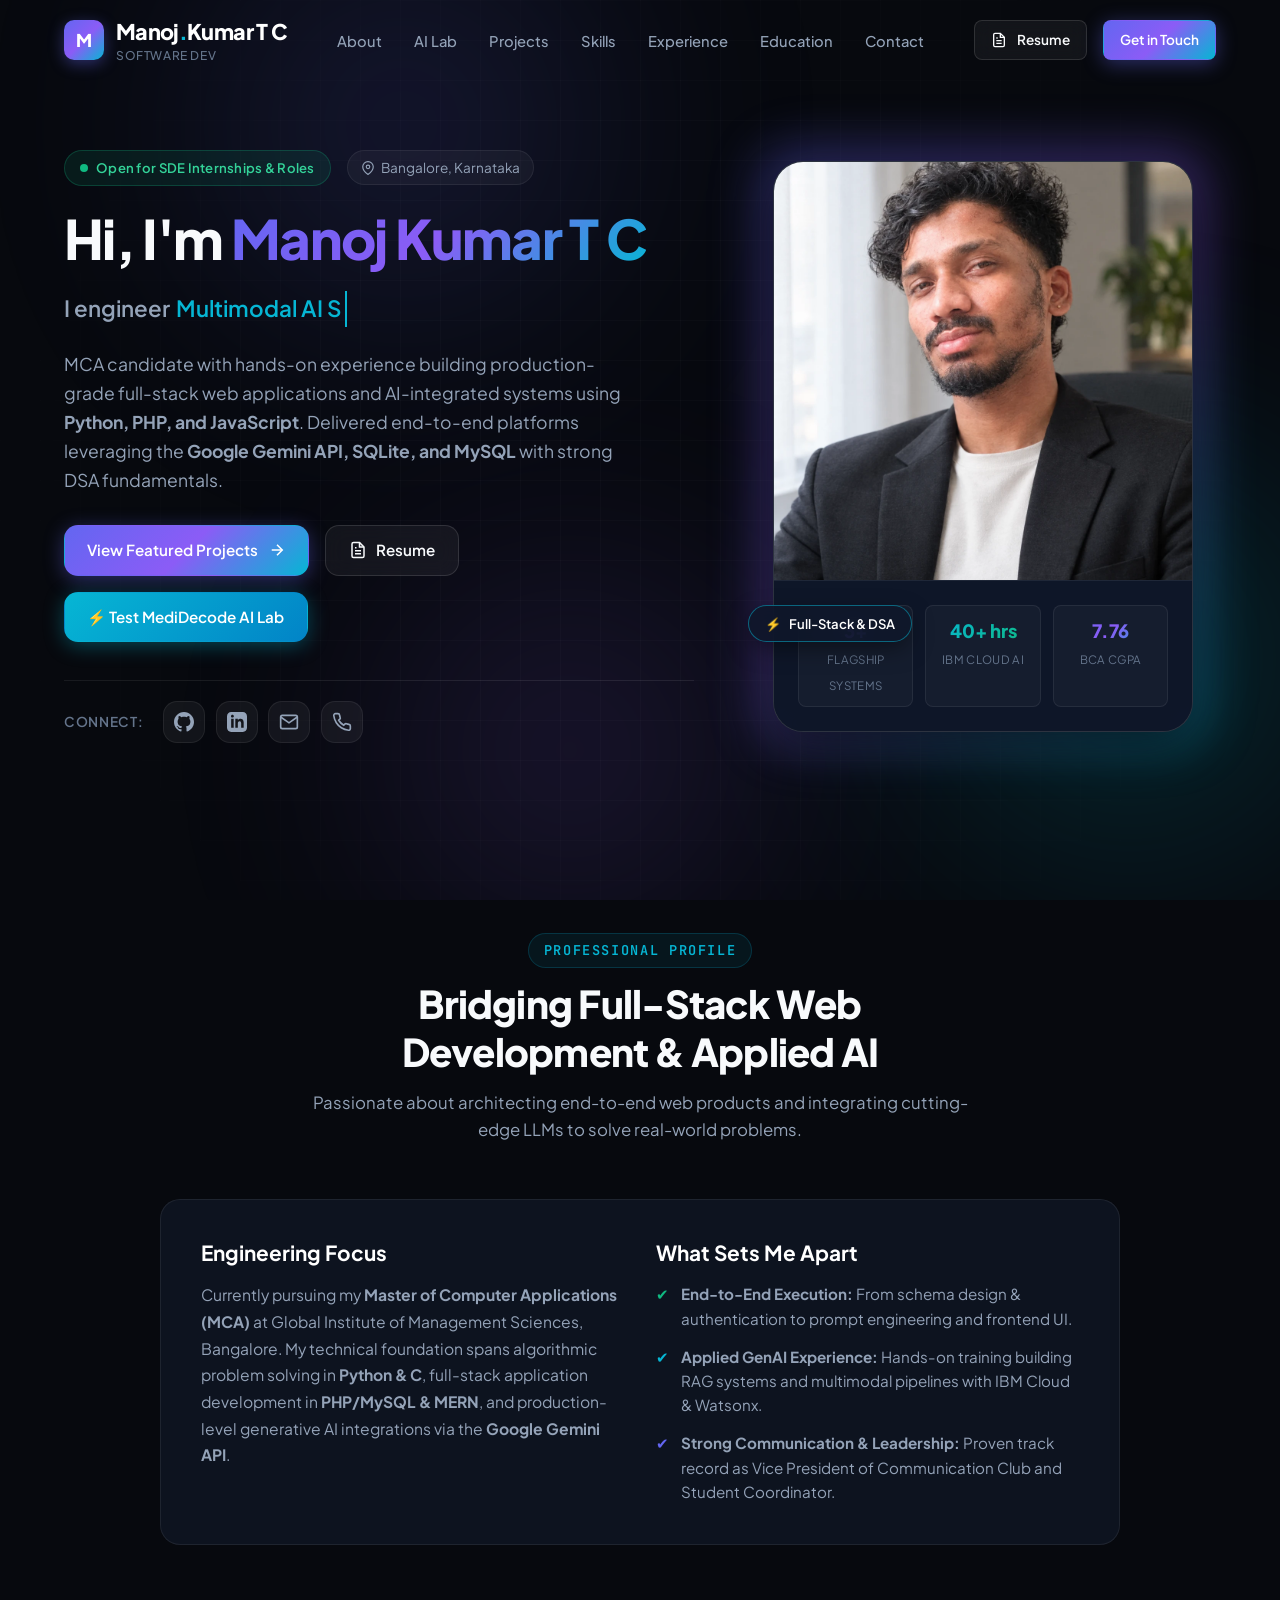
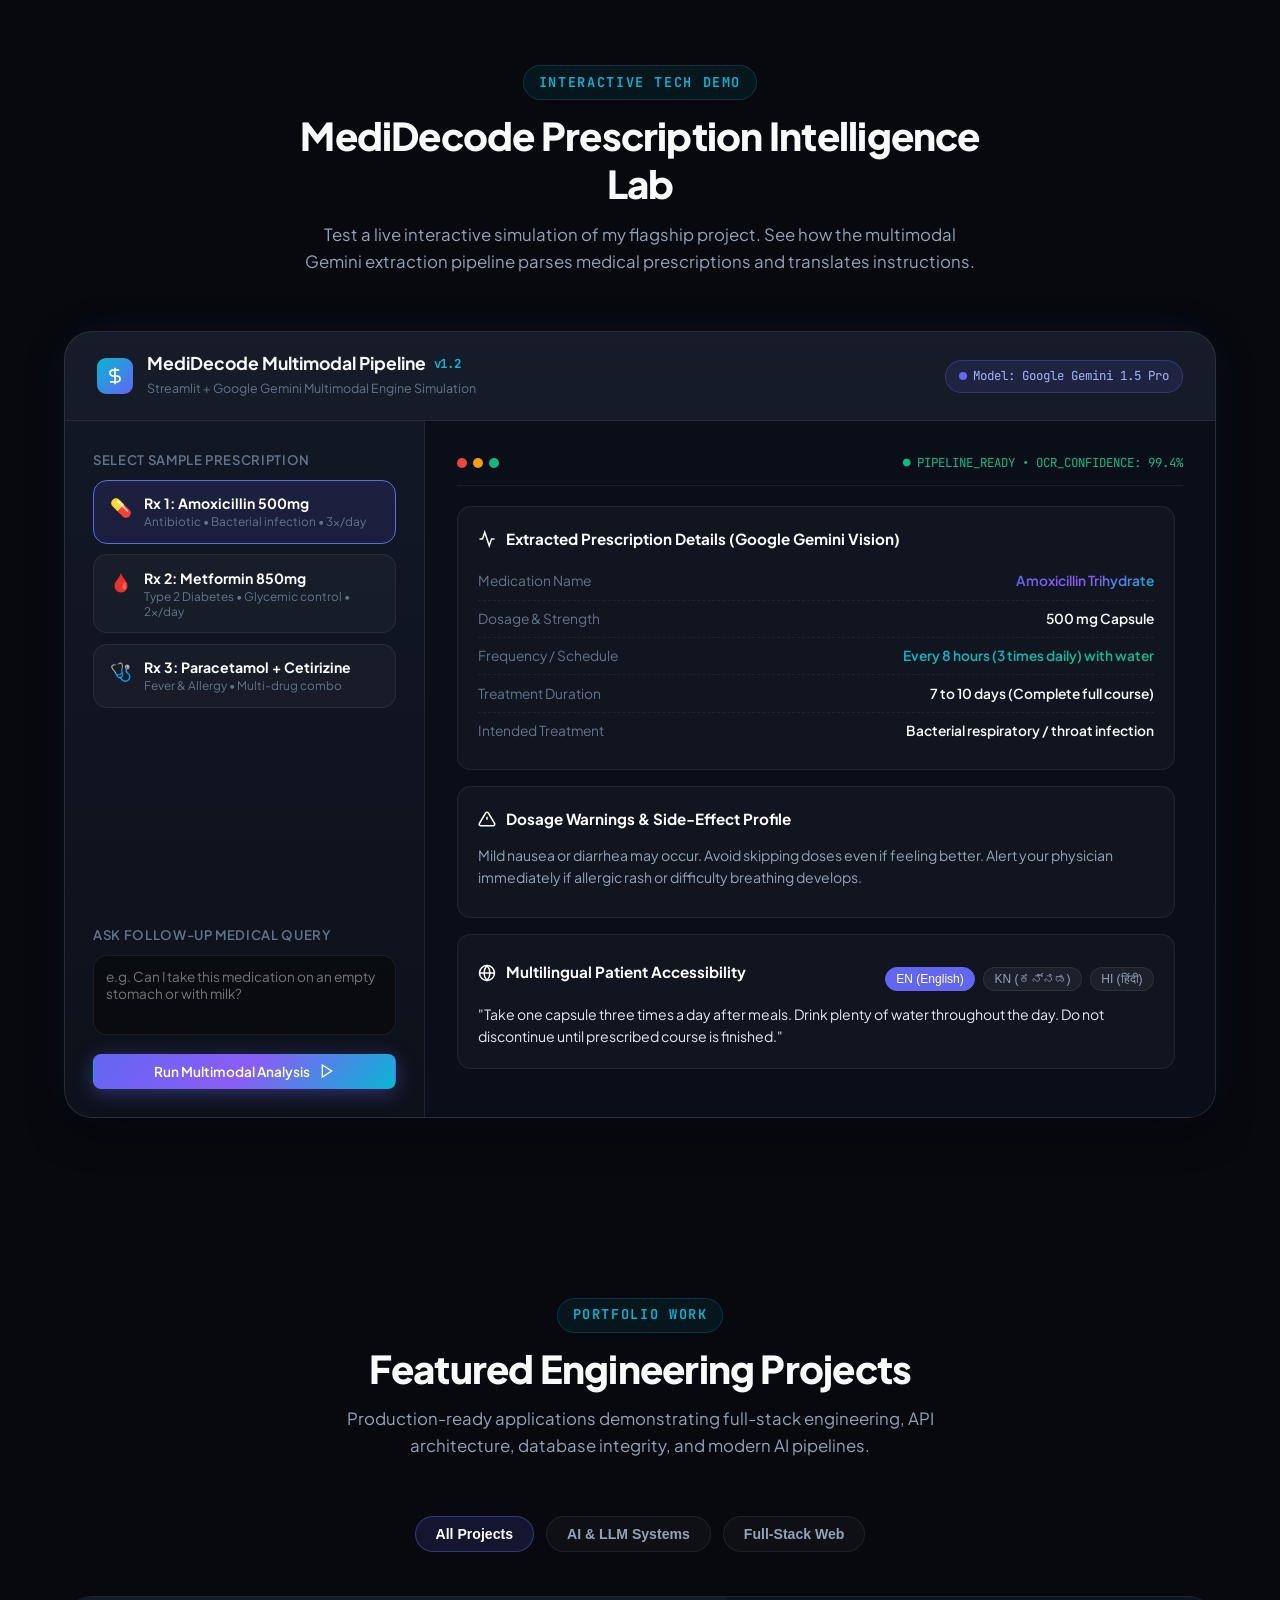
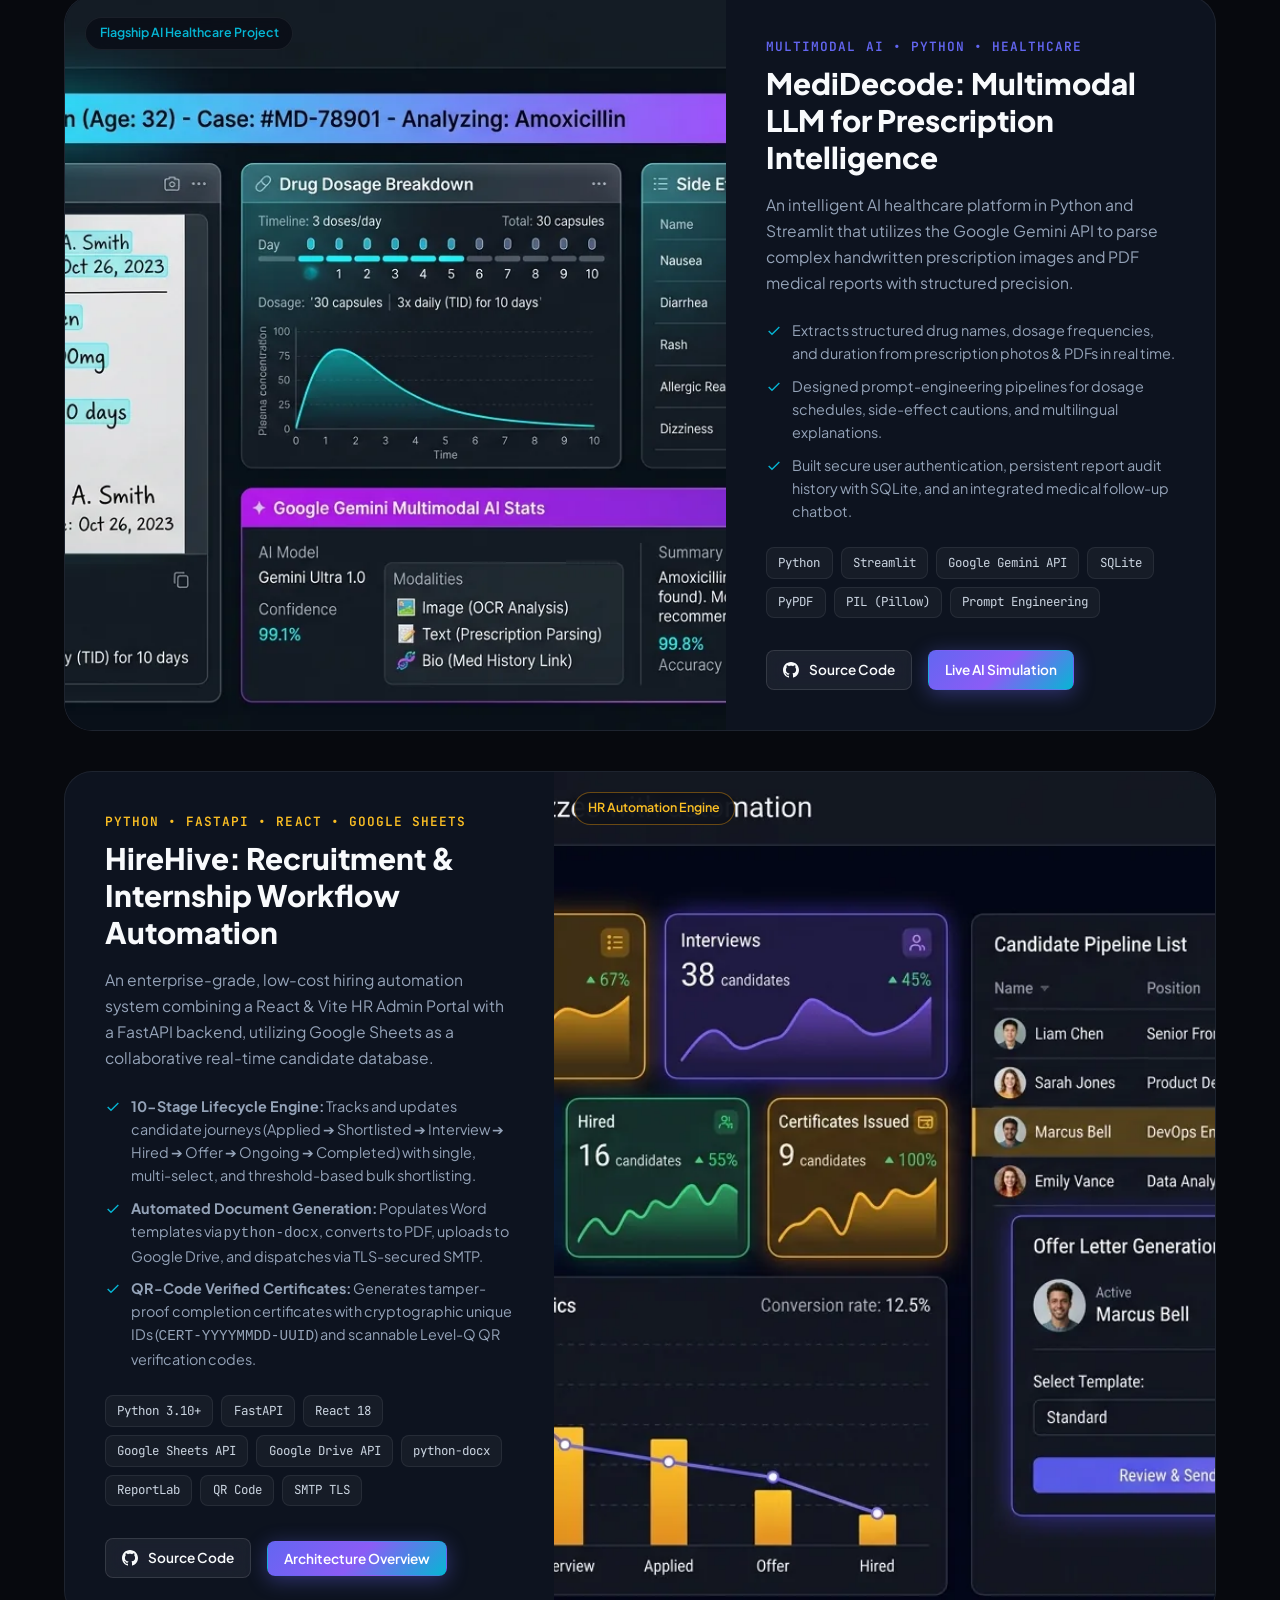
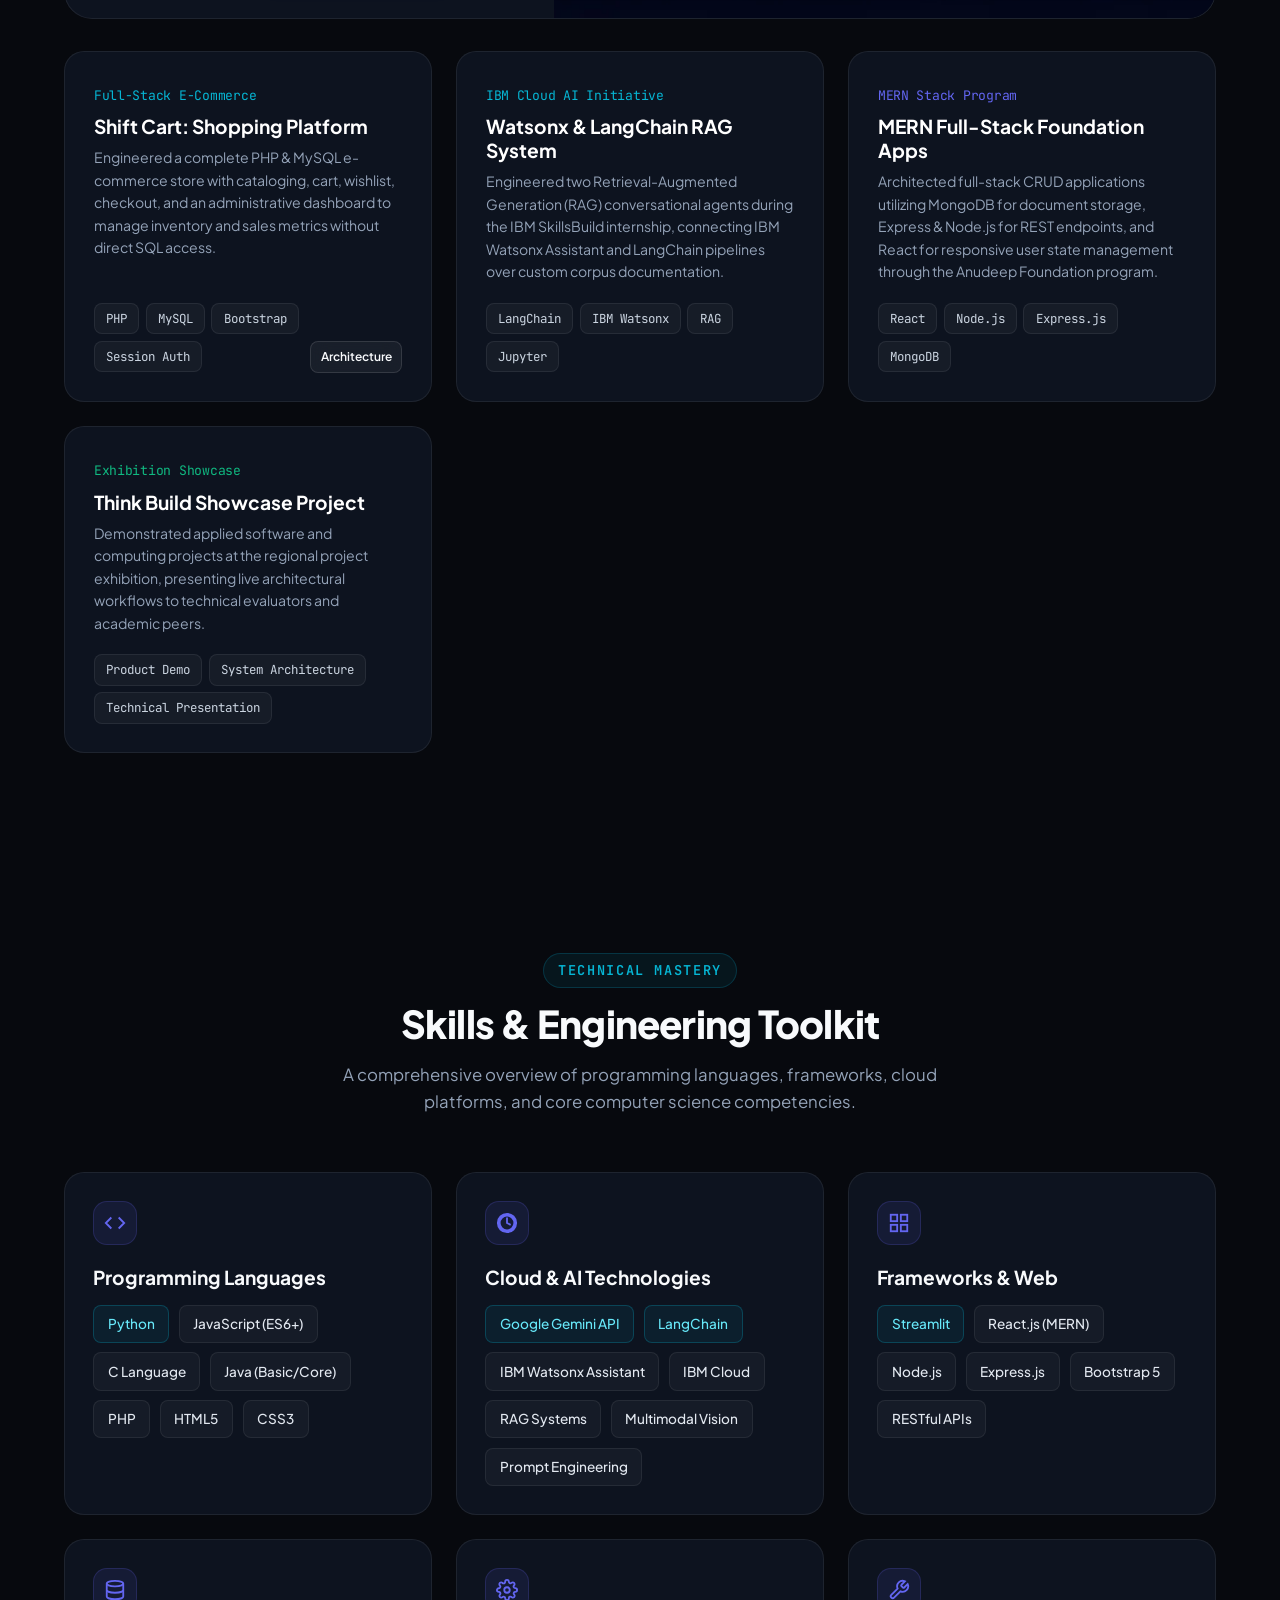
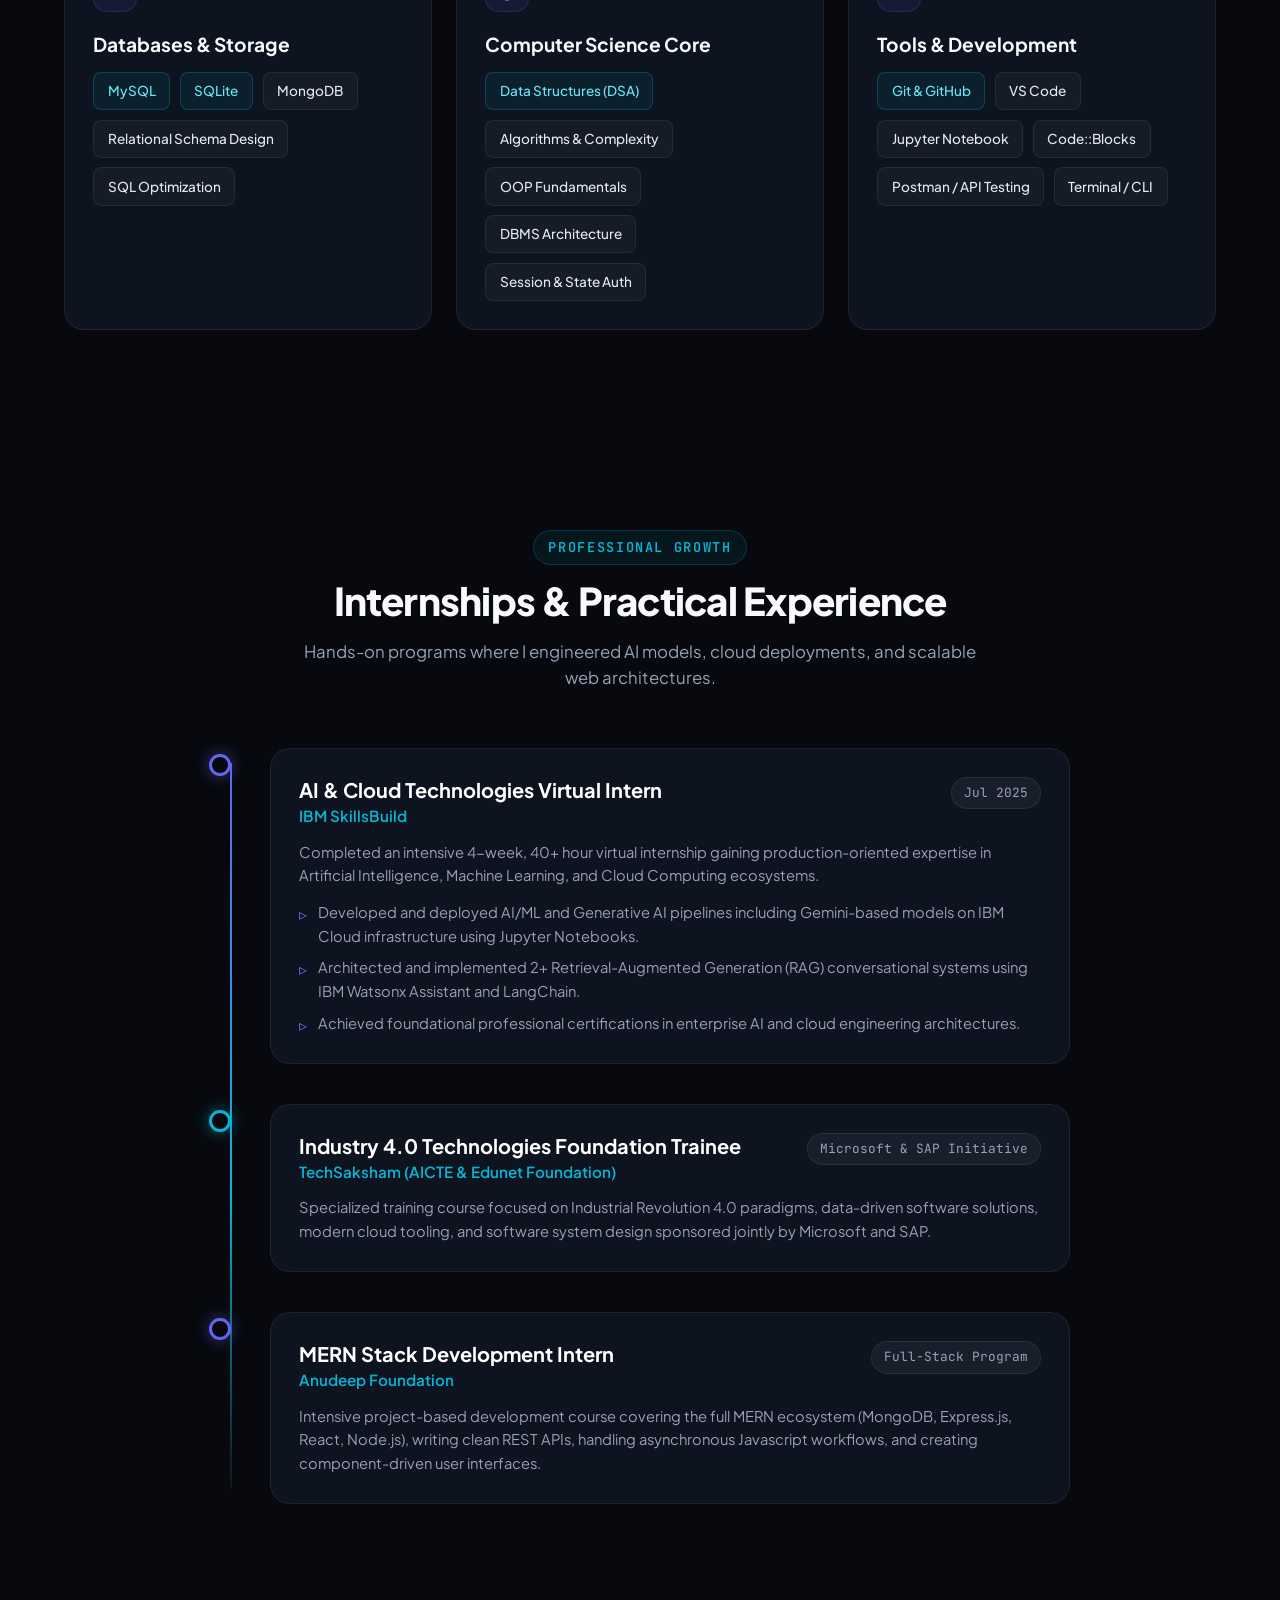
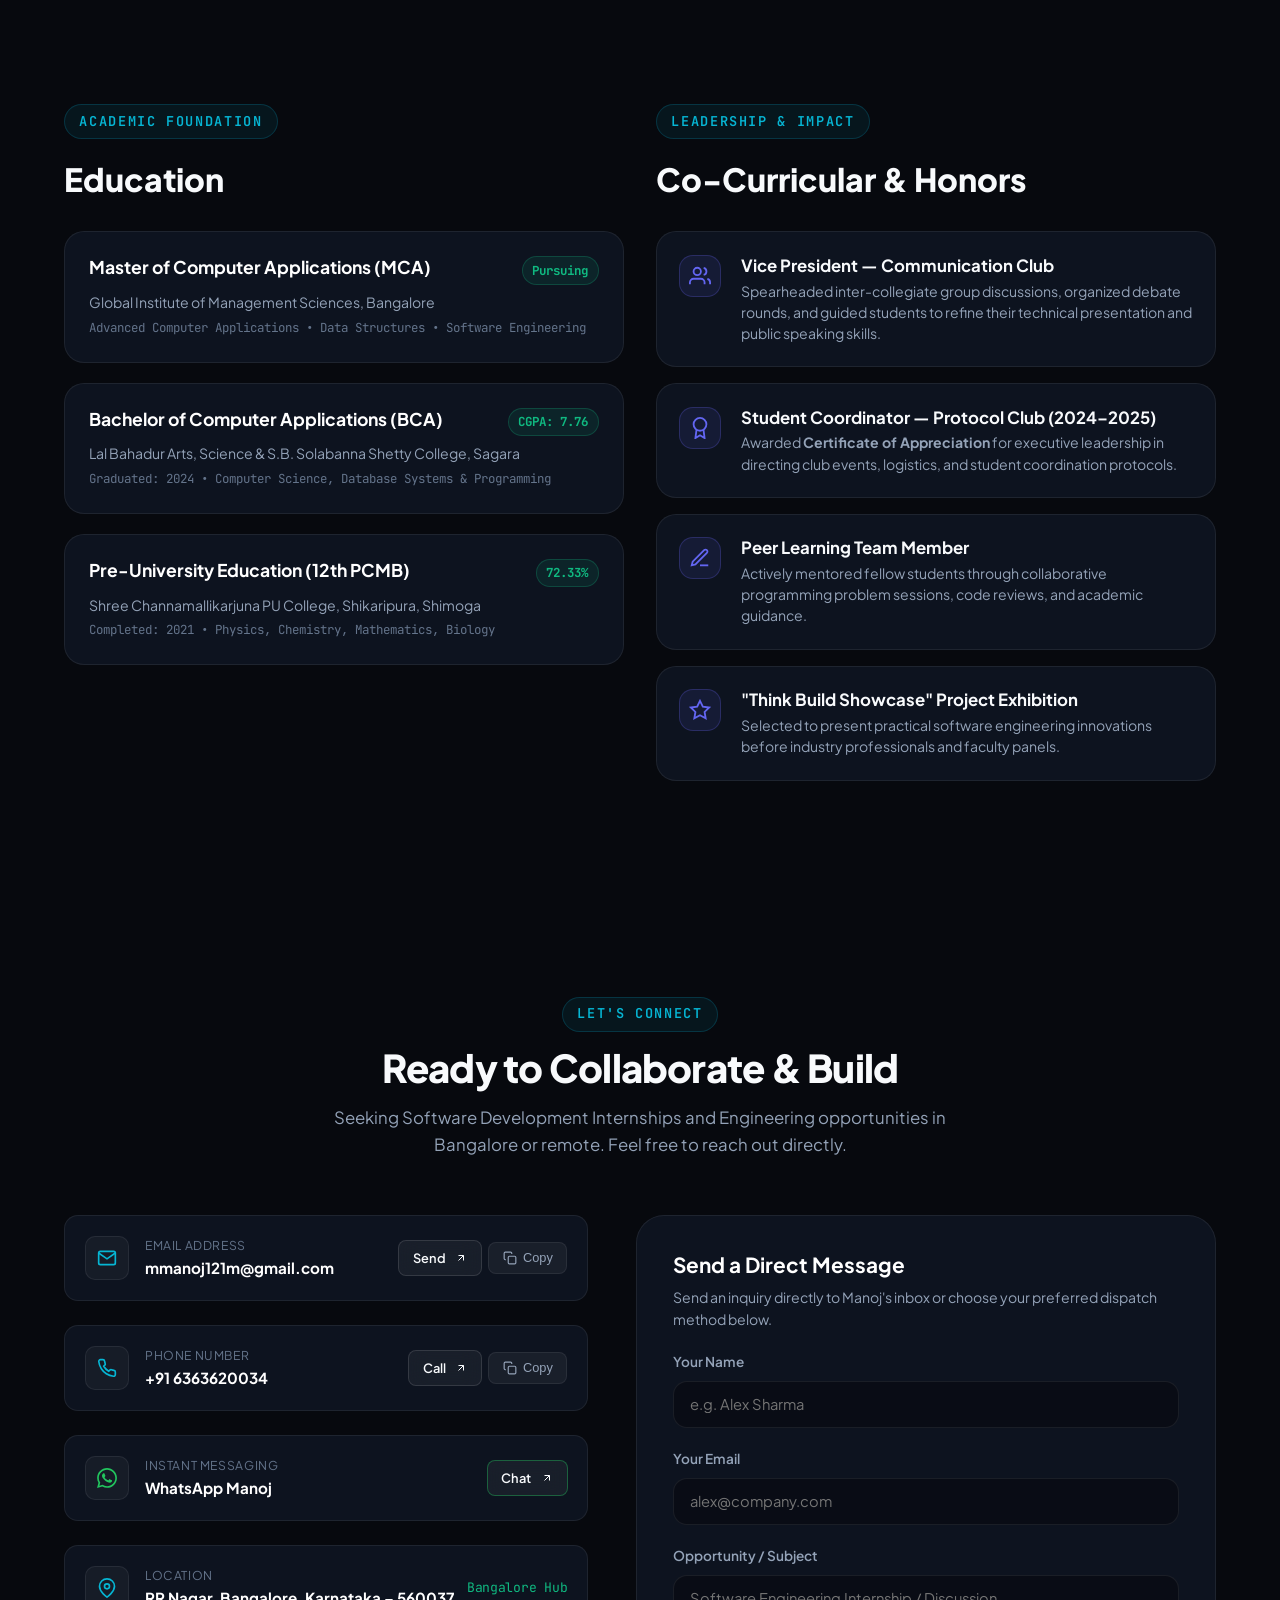
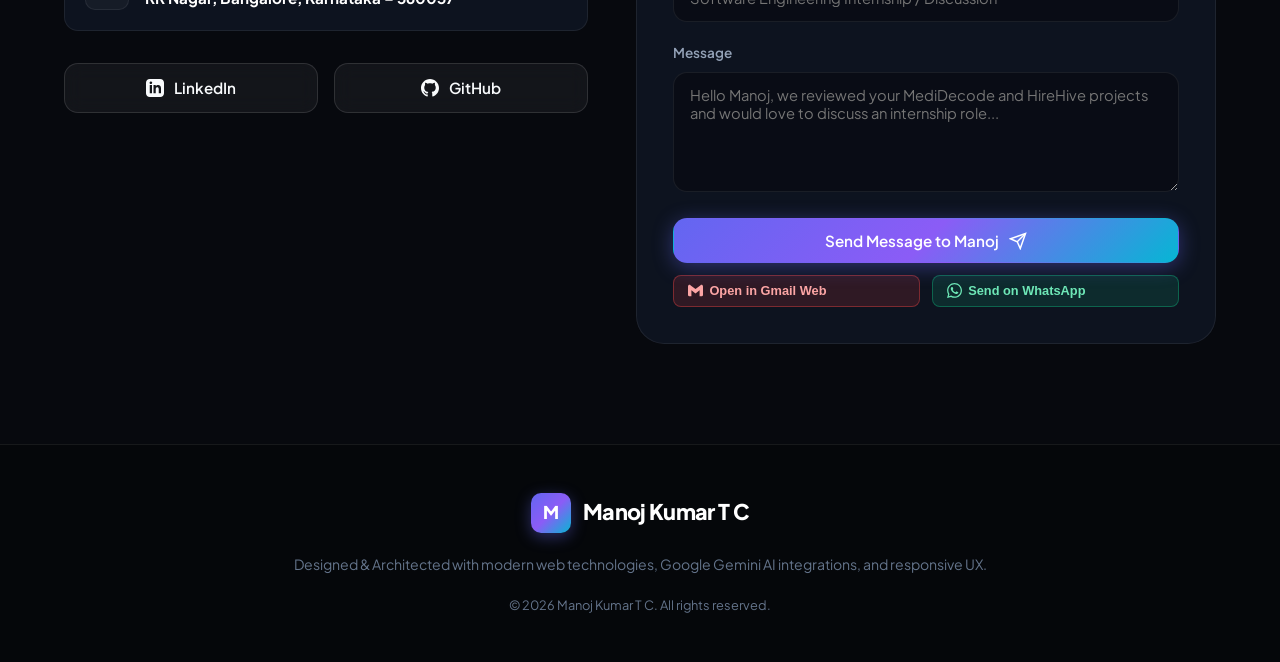
<file: index.html>
<!DOCTYPE html>
<html lang="en">

<head>
  <meta charset="UTF-8">
  <meta name="viewport" content="width=device-width, initial-scale=1.0">
  <title>Manoj Kumar T C | Software Developer & AI Systems Engineer</title>

  <!-- SEO Meta Tags -->
  <meta name="description"
    content="Portfolio of Manoj Kumar T C — Software Developer and MCA candidate specializing in Full-Stack Engineering (Python, PHP, JS, MERN) and Multimodal AI / LLM Systems (Google Gemini, LangChain, Watsonx). Based in Bangalore.">
  <meta name="keywords"
    content="Manoj Kumar T C, Software Developer, Full Stack Developer, AI Engineer, Gemini API, MediDecode, Shift Cart, Python Developer, Bangalore, MCA, IBM SkillsBuild">
  <meta name="author" content="Manoj Kumar T C">

  <!-- Open Graph / Social Sharing -->
  <meta property="og:type" content="website">
  <meta property="og:title" content="Manoj Kumar T C | Software Developer & AI Systems Engineer">
  <meta property="og:description"
    content="Explore full-stack applications and AI-integrated systems built with Python, Google Gemini API, PHP, and JavaScript.">
  <meta property="og:image" content="assets/images/medidecode.jpg">

  <!-- Fonts: Plus Jakarta Sans & JetBrains Mono -->
  <link rel="preconnect" href="https://fonts.googleapis.com">
  <link rel="preconnect" href="https://fonts.gstatic.com" crossorigin>
  <link
    href="https://fonts.googleapis.com/css2?family=JetBrains+Mono:wght@400;500;600;700&family=Plus+Jakarta+Sans:wght@300;400;500;600;700;800&display=swap"
    rel="stylesheet">

  <link rel="stylesheet" href="styles.css?v=2.2">

  <!-- Structured Data (JSON-LD) -->
  <script type="application/ld+json">
  {
    "@context": "https://schema.org",
    "@type": "Person",
    "name": "Manoj Kumar T C",
    "jobTitle": "Software Developer & AI Systems Engineer",
    "address": {
      "@type": "PostalAddress",
      "addressLocality": "Bangalore",
      "addressRegion": "Karnataka",
      "postalCode": "560037",
      "addressCountry": "IN"
    },
    "email": "mmanoj121m@gmail.com",
    "telephone": "+916363620034",
    "url": "https://github.com/Manu01321",
    "sameAs": [
      "https://www.linkedin.com/in/manoj-tc",
      "https://github.com/Manu01321"
    ]
  }
  </script>
</head>

<body>

  <!-- Ambient Glowing Layers -->
  <div class="bg-ambient-layer">
    <div class="ambient-orb ambient-orb-1"></div>
    <div class="ambient-orb ambient-orb-2"></div>
    <div class="ambient-orb ambient-orb-3"></div>
  </div>
  <div class="bg-grid-overlay"></div>

  <!-- Header / Navigation -->
  <header class="site-header" id="site-header">
    <div class="container nav-container">
      <a href="#hero" class="brand-logo" aria-label="Manoj Kumar Home">
        <div class="logo-icon-box">M</div>
        <div>
          <span>Manoj<span class="dot">.</span>Kumar T C</span>
          <span class="brand-title-sub">Software Dev</span>
        </div>
      </a>

      <nav>
        <ul class="nav-menu" id="nav-menu">
          <li><a href="#about" class="nav-link">About</a></li>
          <li><a href="#simulator" class="nav-link">AI Lab</a></li>
          <li><a href="#projects" class="nav-link">Projects</a></li>
          <li><a href="#skills" class="nav-link">Skills</a></li>
          <li><a href="#experience" class="nav-link">Experience</a></li>
          <li><a href="#education" class="nav-link">Education</a></li>
          <li><a href="#contact" class="nav-link">Contact</a></li>
          <li class="mobile-only-btn" style="display:none;">
            <a href="resume.html" target="_blank" rel="noopener noreferrer" class="btn btn-secondary btn-sm"
              id="mobile-resume-btn" style="width: 100%;">
              <svg width="16" height="16" fill="none" stroke="currentColor" stroke-width="2" viewBox="0 0 24 24">
                <path d="M14 2H6a2 2 0 0 0-2 2v16a2 2 0 0 0 2 2h12a2 2 0 0 0 2-2V8z"></path>
                <polyline points="14 2 14 8 20 8"></polyline>
                <line x1="16" y1="13" x2="8" y2="13"></line>
                <line x1="16" y1="17" x2="8" y2="17"></line>
                <polyline points="10 9 9 9 8 9"></polyline>
              </svg>
              <span>Resume</span>
            </a>
          </li>
        </ul>
      </nav>

      <div class="nav-actions">
        <a href="resume.html" target="_blank" rel="noopener noreferrer" class="btn btn-secondary btn-sm"
          id="open-resume-btn">
          <svg width="16" height="16" fill="none" stroke="currentColor" stroke-width="2" viewBox="0 0 24 24">
            <path d="M14 2H6a2 2 0 0 0-2 2v16a2 2 0 0 0 2 2h12a2 2 0 0 0 2-2V8z"></path>
            <polyline points="14 2 14 8 20 8"></polyline>
            <line x1="16" y1="13" x2="8" y2="13"></line>
            <line x1="16" y1="17" x2="8" y2="17"></line>
            <polyline points="10 9 9 9 8 9"></polyline>
          </svg>
          <span>Resume</span>
        </a>
        <a href="#contact" class="btn btn-primary btn-sm">Get in Touch</a>
      </div>

      <button class="mobile-toggle" id="mobile-toggle" aria-label="Toggle Navigation">
        <svg width="24" height="24" fill="none" stroke="currentColor" stroke-width="2" viewBox="0 0 24 24">
          <line x1="3" y1="12" x2="21" y2="12"></line>
          <line x1="3" y1="6" x2="21" y2="6"></line>
          <line x1="3" y1="18" x2="21" y2="18"></line>
        </svg>
      </button>
    </div>
  </header>

  <main>
    <!-- HERO SECTION -->
    <section class="hero-section" id="hero">
      <div class="container">
        <div class="hero-grid">

          <!-- Content Left -->
          <div class="hero-content">
            <div class="hero-meta-row">
              <div class="status-pill">
                <span class="pulse-dot"></span>
                <span>Open for SDE Internships & Roles</span>
              </div>
              <div class="location-tag">
                <svg width="14" height="14" fill="none" stroke="currentColor" stroke-width="2" viewBox="0 0 24 24">
                  <path d="M21 10c0 7-9 13-9 13s-9-6-9-13a9 9 0 0 1 18 0z"></path>
                  <circle cx="12" cy="10" r="3"></circle>
                </svg>
                <span>Bangalore, Karnataka</span>
              </div>
            </div>

            <h1 class="hero-title">
              Hi, I'm <span class="text-gradient">Manoj Kumar T C</span>
            </h1>

            <div class="hero-typing-wrapper">
              <span>I engineer</span>
              <span class="typing-text" id="typing-text">Multimodal AI Systems</span>
            </div>

            <p class="hero-bio">
              MCA candidate with hands-on experience building production-grade full-stack web applications and
              AI-integrated systems using <strong>Python, PHP, and JavaScript</strong>. Delivered end-to-end platforms
              leveraging the <strong>Google Gemini API, SQLite, and MySQL</strong> with strong DSA fundamentals.
            </p>

            <div class="hero-cta-group">
              <a href="#projects" class="btn btn-primary">
                <span>View Featured Projects</span>
                <svg width="18" height="18" fill="none" stroke="currentColor" stroke-width="2" viewBox="0 0 24 24">
                  <line x1="5" y1="12" x2="19" y2="12"></line>
                  <polyline points="12 5 19 12 12 19"></polyline>
                </svg>
              </a>
              <a href="resume.html" target="_blank" rel="noopener noreferrer" class="btn btn-secondary"
                id="hero-resume-trigger">
                <svg width="18" height="18" fill="none" stroke="currentColor" stroke-width="2" viewBox="0 0 24 24">
                  <path d="M14 2H6a2 2 0 0 0-2 2v16a2 2 0 0 0 2 2h12a2 2 0 0 0 2-2V8z"></path>
                  <polyline points="14 2 14 8 20 8"></polyline>
                  <line x1="16" y1="13" x2="8" y2="13"></line>
                  <line x1="16" y1="17" x2="8" y2="17"></line>
                  <polyline points="10 9 9 9 8 9"></polyline>
                </svg>
                <span>Resume</span>
              </a>
              <a href="#simulator" class="btn btn-cyan">
                <span>⚡ Test MediDecode AI Lab</span>
              </a>
            </div>

            <!-- Social Links Quick Strip -->
            <div class="hero-social-strip">
              <span>Connect:</span>
              <div class="social-links">
                <a href="https://github.com/Manu01321" target="_blank" rel="noopener noreferrer" class="btn-icon"
                  title="GitHub Profile">
                  <svg width="20" height="20" fill="currentColor" viewBox="0 0 24 24">
                    <path
                      d="M12 0c-6.626 0-12 5.373-12 12 0 5.302 3.438 9.8 8.207 11.387.599.111.793-.261.793-.577v-2.234c-3.338.726-4.033-1.416-4.033-1.416-.546-1.387-1.333-1.756-1.333-1.756-1.089-.745.083-.729.083-.729 1.205.084 1.839 1.237 1.839 1.237 1.07 1.834 2.807 1.304 3.492.997.107-.775.418-1.305.762-1.604-2.665-.305-5.467-1.334-5.467-5.931 0-1.311.469-2.381 1.236-3.221-.124-.303-.535-1.524.117-3.176 0 0 1.008-.322 3.301 1.23.957-.266 1.983-.399 3.003-.404 1.02.005 2.047.138 3.006.404 2.291-1.552 3.297-1.23 3.297-1.23.653 1.653.242 2.874.118 3.176.77.84 1.235 1.911 1.235 3.221 0 4.609-2.807 5.624-5.479 5.921.43.372.823 1.102.823 2.222v3.293c0 .319.192.694.801.576 4.765-1.589 8.199-6.086 8.199-11.386 0-6.627-5.373-12-12-12z" />
                  </svg>
                </a>
                <a href="https://www.linkedin.com/in/manoj-tc" target="_blank" rel="noopener noreferrer"
                  class="btn-icon" title="LinkedIn Profile">
                  <svg width="20" height="20" fill="currentColor" viewBox="0 0 24 24">
                    <path
                      d="M19 0h-14c-2.761 0-5 2.239-5 5v14c0 2.761 2.239 5 5 5h14c2.762 0 5-2.239 5-5v-14c0-2.761-2.238-5-5-5zm-11 19h-3v-11h3v11zm-1.5-12.268c-.966 0-1.75-.79-1.75-1.764s.784-1.764 1.75-1.764 1.75.79 1.75 1.764-.783 1.764-1.75 1.764zm13.5 12.268h-3v-5.604c0-3.368-4-3.113-4 0v5.604h-3v-11h3v1.765c1.396-2.586 7-2.777 7 2.476v6.759z" />
                  </svg>
                </a>
                <a href="mailto:mmanoj121m@gmail.com" class="btn-icon" title="Email Manoj">
                  <svg width="20" height="20" fill="none" stroke="currentColor" stroke-width="2" viewBox="0 0 24 24">
                    <path d="M4 4h16c1.1 0 2 .9 2 2v12c0 1.1-.9 2-2 2H4c-1.1 0-2-.9-2-2V6c0-1.1.9-2 2-2z"></path>
                    <polyline points="22,6 12,13 2,6"></polyline>
                  </svg>
                </a>
                <a href="tel:6363620034" class="btn-icon" title="Call Manoj">
                  <svg width="20" height="20" fill="none" stroke="currentColor" stroke-width="2" viewBox="0 0 24 24">
                    <path
                      d="M22 16.92v3a2 2 0 0 1-2.18 2 19.79 19.79 0 0 1-8.63-3.07 19.5 19.5 0 0 1-6-6 19.79 19.79 0 0 1-3.07-8.67A2 2 0 0 1 4.11 2h3a2 2 0 0 1 2 1.72 12.84 12.84 0 0 0 .7 2.81 2 2 0 0 1-.45 2.11L8.09 9.91a16 16 0 0 0 6 6l1.27-1.27a2 2 0 0 1 2.11-.45 12.84 12.84 0 0 0 2.81.7A2 2 0 0 1 22 16.92z">
                    </path>
                  </svg>
                </a>
              </div>
            </div>
          </div>

          <!-- Visual Right / Avatar Card -->
          <div class="hero-visual">
            <div class="avatar-card-wrapper">
              <div class="avatar-glow-ring"></div>

              <div class="float-pill float-pill-2">
                <span>⚡</span>
                <span>Full-Stack & DSA</span>
              </div>

              <div class="avatar-card">
                <div class="avatar-image-container">
                  <picture>
                    <source srcset="assets/images/manupic.webp" type="image/webp">
                    <img src="assets/images/manupic.png" alt="Manoj Kumar T C - Software Developer" class="avatar-image"
                      width="400" height="400" loading="eager" decoding="async">
                  </picture>
                </div>
                <div class="avatar-card-footer">
                  <div class="avatar-badge-grid">
                    <div class="avatar-badge-item">
                      <span class="val text-gradient">3+</span>
                      <span class="lbl">Flagship Systems</span>
                    </div>
                    <div class="avatar-badge-item">
                      <span class="val text-gradient-cyan">40+ hrs</span>
                      <span class="lbl">IBM Cloud AI</span>
                    </div>
                    <div class="avatar-badge-item">
                      <span class="val text-gradient">7.76</span>
                      <span class="lbl">BCA CGPA</span>
                    </div>
                  </div>
                </div>
              </div>
            </div>
          </div>

        </div>
      </div>
    </section>

    <!-- ABOUT SECTION -->
    <section id="about">
      <div class="container">
        <div class="section-header">
          <div class="section-eyebrow">Professional Profile</div>
          <h2 class="section-title">Bridging Full-Stack Web Development & Applied AI</h2>
          <p class="section-desc">
            Passionate about architecting end-to-end web products and integrating cutting-edge LLMs to solve real-world
            problems.
          </p>
        </div>

        <div class="glass-card" style="max-width: 960px; margin: 0 auto; padding: 2.5rem;">
          <div style="display: grid; grid-template-columns: repeat(auto-fit, minmax(280px, 1fr)); gap: 2rem;">
            <div>
              <h3 style="font-size: 1.3rem; margin-bottom: 1rem; color: #ffffff;">Engineering Focus</h3>
              <p style="color: var(--text-secondary); line-height: 1.7; font-size: 0.98rem;">
                Currently pursuing my <strong>Master of Computer Applications (MCA)</strong> at Global Institute of
                Management Sciences, Bangalore. My technical foundation spans algorithmic problem solving in
                <strong>Python & C</strong>, full-stack application development in <strong>PHP/MySQL & MERN</strong>,
                and production-level generative AI integrations via the <strong>Google Gemini API</strong>.
              </p>
            </div>
            <div>
              <h3 style="font-size: 1.3rem; margin-bottom: 1rem; color: #ffffff;">What Sets Me Apart</h3>
              <ul style="list-style: none; display: flex; flex-direction: column; gap: 0.85rem;">
                <li style="display: flex; gap: 0.75rem; font-size: 0.95rem; color: var(--text-secondary);">
                  <span style="color: var(--accent-emerald);">✔</span>
                  <span><strong>End-to-End Execution:</strong> From schema design & authentication to prompt engineering
                    and frontend UI.</span>
                </li>
                <li style="display: flex; gap: 0.75rem; font-size: 0.95rem; color: var(--text-secondary);">
                  <span style="color: var(--accent-cyan);">✔</span>
                  <span><strong>Applied GenAI Experience:</strong> Hands-on training building RAG systems and multimodal
                    pipelines with IBM Cloud & Watsonx.</span>
                </li>
                <li style="display: flex; gap: 0.75rem; font-size: 0.95rem; color: var(--text-secondary);">
                  <span style="color: var(--accent-indigo);">✔</span>
                  <span><strong>Strong Communication & Leadership:</strong> Proven track record as Vice President of
                    Communication Club and Student Coordinator.</span>
                </li>
              </ul>
            </div>
          </div>
        </div>
      </div>
    </section>

    <!-- INTERACTIVE MEDIDECODE AI SIMULATOR LAB -->
    <section id="simulator" class="simulator-section">
      <div class="container">
        <div class="section-header">
          <div class="section-eyebrow">Interactive Tech Demo</div>
          <h2 class="section-title">MediDecode Prescription Intelligence Lab</h2>
          <p class="section-desc">
            Test a live interactive simulation of my flagship project. See how the multimodal Gemini extraction pipeline
            parses medical prescriptions and translates instructions.
          </p>
        </div>

        <div class="simulator-container">
          <!-- Simulator Bar -->
          <div class="sim-header">
            <div class="sim-branding">
              <div class="sim-pulse-icon">
                <svg width="20" height="20" fill="none" stroke="currentColor" stroke-width="2" viewBox="0 0 24 24">
                  <path d="M12 2v20M17 5H9.5a3.5 3.5 0 0 0 0 7h5a3.5 3.5 0 0 1 0 7H6"></path>
                </svg>
              </div>
              <div class="sim-title-group">
                <h3>MediDecode Multimodal Pipeline <span class="mono-tag" style="color: var(--accent-cyan);">v1.2</span>
                </h3>
                <span>Streamlit + Google Gemini Multimodal Engine Simulation</span>
              </div>
            </div>

            <div class="sim-model-tag">
              <span class="pulse-dot" style="background:#6366f1;"></span>
              <span>Model: Google Gemini 1.5 Pro</span>
            </div>
          </div>

          <!-- Simulator Grid -->
          <div class="sim-grid">
            <!-- Controls Panel -->
            <div class="sim-controls-panel">
              <div>
                <span class="sim-label">Select Sample Prescription</span>
                <div class="preset-buttons">
                  <button class="preset-btn active" data-preset="rx1">
                    <span class="p-icon">💊</span>
                    <div>
                      <strong>Rx 1: Amoxicillin 500mg</strong>
                      <small>Antibiotic • Bacterial infection • 3x/day</small>
                    </div>
                  </button>

                  <button class="preset-btn" data-preset="rx2">
                    <span class="p-icon">🩸</span>
                    <div>
                      <strong>Rx 2: Metformin 850mg</strong>
                      <small>Type 2 Diabetes • Glycemic control • 2x/day</small>
                    </div>
                  </button>

                  <button class="preset-btn" data-preset="rx3">
                    <span class="p-icon">🩺</span>
                    <div>
                      <strong>Rx 3: Paracetamol + Cetirizine</strong>
                      <small>Fever & Allergy • Multi-drug combo</small>
                    </div>
                  </button>
                </div>
              </div>

              <div class="custom-query-box">
                <span class="sim-label">Ask Follow-up Medical Query</span>
                <textarea id="sim-custom-input"
                  placeholder="e.g. Can I take this medication on an empty stomach or with milk?"></textarea>
                <button class="btn btn-primary btn-sm" id="sim-run-btn" style="width: 100%; margin-top: 0.75rem;">
                  <span>Run Multimodal Analysis</span>
                  <svg width="16" height="16" fill="none" stroke="currentColor" stroke-width="2" viewBox="0 0 24 24">
                    <polygon points="5 3 19 12 5 21 5 3"></polygon>
                  </svg>
                </button>
              </div>
            </div>

            <!-- Terminal / Results Output Panel -->
            <div class="sim-output-panel">
              <div class="terminal-top-bar">
                <div class="window-dots">
                  <span class="dot-red"></span>
                  <span class="dot-yellow"></span>
                  <span class="dot-green"></span>
                </div>
                <div class="terminal-status-info" id="sim-status">
                  ● PIPELINE_READY • OCR_CONFIDENCE: 99.4%
                </div>
              </div>

              <div class="sim-results-scroll" id="sim-results-container">
                <!-- Dynamically populated analysis card -->
                <div class="analysis-card">
                  <div class="analysis-card-title">
                    <svg width="18" height="18" fill="none" stroke="currentColor" stroke-width="2" viewBox="0 0 24 24">
                      <path d="M22 12h-4l-3 9L9 3l-3 9H2"></path>
                    </svg>
                    <span>Extracted Prescription Details (Google Gemini Vision)</span>
                  </div>
                  <div class="data-row">
                    <span class="data-label">Medication Name</span>
                    <span class="data-val text-gradient" id="res-drug">Amoxicillin Trihydrate</span>
                  </div>
                  <div class="data-row">
                    <span class="data-label">Dosage & Strength</span>
                    <span class="data-val" id="res-dosage">500 mg Capsule</span>
                  </div>
                  <div class="data-row">
                    <span class="data-label">Frequency / Schedule</span>
                    <span class="data-val text-gradient-cyan" id="res-freq">Every 8 hours (3 times daily) with
                      water</span>
                  </div>
                  <div class="data-row">
                    <span class="data-label">Treatment Duration</span>
                    <span class="data-val" id="res-duration">7 to 10 days (Complete full course)</span>
                  </div>
                  <div class="data-row">
                    <span class="data-label">Intended Treatment</span>
                    <span class="data-val" id="res-treatment">Bacterial respiratory / throat infection</span>
                  </div>
                </div>

                <div class="analysis-card">
                  <div class="analysis-card-title">
                    <svg width="18" height="18" fill="none" stroke="currentColor" stroke-width="2" viewBox="0 0 24 24">
                      <path
                        d="M10.29 3.86L1.82 18a2 2 0 0 0 1.71 3h16.94a2 2 0 0 0 1.71-3L13.71 3.86a2 2 0 0 0-3.42 0z">
                      </path>
                      <line x1="12" y1="9" x2="12" y2="13"></line>
                      <line x1="12" y1="17" x2="12.01" y2="17"></line>
                    </svg>
                    <span>Dosage Warnings & Side-Effect Profile</span>
                  </div>
                  <p id="res-warning"
                    style="font-size: 0.88rem; line-height: 1.6; color: var(--text-secondary); margin-bottom: 0.5rem;">
                    Mild nausea or diarrhea may occur. Avoid skipping doses even if feeling better. Alert your physician
                    immediately if allergic rash or difficulty breathing develops.
                  </p>
                </div>

                <div class="analysis-card">
                  <div class="analysis-card-title" style="justify-content: space-between;">
                    <div style="display: flex; align-items: center; gap: 0.6rem;">
                      <svg width="18" height="18" fill="none" stroke="currentColor" stroke-width="2"
                        viewBox="0 0 24 24">
                        <circle cx="12" cy="12" r="10"></circle>
                        <line x1="2" y1="12" x2="22" y2="12"></line>
                        <path
                          d="M12 2a15.3 15.3 0 0 1 4 10 15.3 15.3 0 0 1-4 10 15.3 15.3 0 0 1-4-10 15.3 15.3 0 0 1 4-10z">
                        </path>
                      </svg>
                      <span>Multilingual Patient Accessibility</span>
                    </div>
                    <div class="lang-switch-pills">
                      <button class="lang-pill active" data-lang="en">EN (English)</button>
                      <button class="lang-pill" data-lang="kn">KN (ಕನ್ನಡ)</button>
                      <button class="lang-pill" data-lang="hi">HI (हिंदी)</button>
                    </div>
                  </div>
                  <p id="res-multilingual" style="font-size: 0.88rem; line-height: 1.6; color: #e2e8f0;">
                    "Take one capsule three times a day after meals. Drink plenty of water throughout the day. Do not
                    discontinue until prescribed course is finished."
                  </p>
                </div>

              </div>
            </div>
          </div>
        </div>
      </div>
    </section>

    <!-- FEATURED PROJECTS SECTION -->
    <section id="projects">
      <div class="container">
        <div class="section-header">
          <div class="section-eyebrow">Portfolio Work</div>
          <h2 class="section-title">Featured Engineering Projects</h2>
          <p class="section-desc">
            Production-ready applications demonstrating full-stack engineering, API architecture, database integrity,
            and modern AI pipelines.
          </p>
        </div>

        <div class="projects-filter-bar">
          <button class="filter-btn active" data-filter="all">All Projects</button>
          <button class="filter-btn" data-filter="ai">AI & LLM Systems</button>
          <button class="filter-btn" data-filter="fullstack">Full-Stack Web</button>
        </div>

        <div class="projects-grid">

          <!-- PROJECT 1: MEDIDECODE -->
          <article class="project-card" data-category="ai">
            <div class="project-media-wrap">
              <span class="project-overlay-badge">Flagship AI Healthcare Project</span>
              <picture>
                <source srcset="assets/images/medidecode.webp" type="image/webp">
                <img src="assets/images/medidecode.jpg" alt="MediDecode AI Healthcare Platform Screenshot"
                  class="project-media-img" width="800" height="450" loading="lazy" decoding="async">
              </picture>
            </div>

            <div class="project-details-wrap">
              <div>
                <span class="project-type-tag">Multimodal AI • Python • Healthcare</span>
                <h3 class="project-title">MediDecode: Multimodal LLM for Prescription Intelligence</h3>
                <p class="project-desc">
                  An intelligent AI healthcare platform in Python and Streamlit that utilizes the Google Gemini API to
                  parse complex handwritten prescription images and PDF medical reports with structured precision.
                </p>

                <ul class="project-highlights-list">
                  <li>
                    <svg width="16" height="16" fill="none" stroke="currentColor" stroke-width="2" viewBox="0 0 24 24">
                      <polyline points="20 6 9 17 4 12"></polyline>
                    </svg>
                    <span>Extracts structured drug names, dosage frequencies, and duration from prescription photos &
                      PDFs in real time.</span>
                  </li>
                  <li>
                    <svg width="16" height="16" fill="none" stroke="currentColor" stroke-width="2" viewBox="0 0 24 24">
                      <polyline points="20 6 9 17 4 12"></polyline>
                    </svg>
                    <span>Designed prompt-engineering pipelines for dosage schedules, side-effect cautions, and
                      multilingual explanations.</span>
                  </li>
                  <li>
                    <svg width="16" height="16" fill="none" stroke="currentColor" stroke-width="2" viewBox="0 0 24 24">
                      <polyline points="20 6 9 17 4 12"></polyline>
                    </svg>
                    <span>Built secure user authentication, persistent report audit history with SQLite, and an
                      integrated medical follow-up chatbot.</span>
                  </li>
                </ul>

                <div class="project-tech-chips">
                  <span class="tech-chip">Python</span>
                  <span class="tech-chip">Streamlit</span>
                  <span class="tech-chip">Google Gemini API</span>
                  <span class="tech-chip">SQLite</span>
                  <span class="tech-chip">PyPDF</span>
                  <span class="tech-chip">PIL (Pillow)</span>
                  <span class="tech-chip">Prompt Engineering</span>
                </div>
              </div>

              <div class="project-actions-row">
                <a href="https://github.com/Manu01321" target="_blank" rel="noopener noreferrer"
                  class="btn btn-secondary btn-sm">
                  <svg width="16" height="16" fill="currentColor" viewBox="0 0 24 24">
                    <path
                      d="M12 0c-6.626 0-12 5.373-12 12 0 5.302 3.438 9.8 8.207 11.387.599.111.793-.261.793-.577v-2.234c-3.338.726-4.033-1.416-4.033-1.416-.546-1.387-1.333-1.756-1.333-1.756-1.089-.745.083-.729.083-.729 1.205.084 1.839 1.237 1.839 1.237 1.07 1.834 2.807 1.304 3.492.997.107-.775.418-1.305.762-1.604-2.665-.305-5.467-1.334-5.467-5.931 0-1.311.469-2.381 1.236-3.221-.124-.303-.535-1.524.117-3.176 0 0 1.008-.322 3.301 1.23.957-.266 1.983-.399 3.003-.404 1.02.005 2.047.138 3.006.404 2.291-1.552 3.297-1.23 3.297-1.23.653 1.653.242 2.874.118 3.176.77.84 1.235 1.911 1.235 3.221 0 4.609-2.807 5.624-5.479 5.921.43.372.823 1.102.823 2.222v3.293c0 .319.192.694.801.576 4.765-1.589 8.199-6.086 8.199-11.386 0-6.627-5.373-12-12-12z" />
                  </svg>
                  <span>Source Code</span>
                </a>
                <a href="#simulator" class="btn btn-primary btn-sm">
                  <span>Live AI Simulation</span>
                </a>
              </div>
            </div>
          </article>

          <!-- PROJECT 2: HIREHIVE (FEATURED FULL-STACK AUTOMATION) -->
          <article class="project-card reverse" data-category="fullstack">
            <div class="project-media-wrap">
              <span class="project-overlay-badge" style="color: #fbbf24; border-color: rgba(245, 158, 11, 0.4);">HR
                Automation Engine</span>
              <picture>
                <source srcset="assets/images/hirehive.webp" type="image/webp">
                <img src="assets/images/hirehive.jpg" alt="HireHive Recruitment & Internship Automation Dashboard"
                  class="project-media-img" width="800" height="450" loading="lazy" decoding="async">
              </picture>
            </div>

            <div class="project-details-wrap">
              <div>
                <span class="project-type-tag" style="color: #fbbf24;">Python • FastAPI • React • Google Sheets</span>
                <h3 class="project-title">HireHive: Recruitment & Internship Workflow Automation</h3>
                <p class="project-desc">
                  An enterprise-grade, low-cost hiring automation system combining a React & Vite HR Admin Portal with a
                  FastAPI backend, utilizing Google Sheets as a collaborative real-time candidate database.
                </p>

                <ul class="project-highlights-list">
                  <li>
                    <svg width="16" height="16" fill="none" stroke="currentColor" stroke-width="2" viewBox="0 0 24 24">
                      <polyline points="20 6 9 17 4 12"></polyline>
                    </svg>
                    <span><strong>10-Stage Lifecycle Engine:</strong> Tracks and updates candidate journeys (Applied ➔
                      Shortlisted ➔ Interview ➔ Hired ➔ Offer ➔ Ongoing ➔ Completed) with single, multi-select, and
                      threshold-based bulk shortlisting.</span>
                  </li>
                  <li>
                    <svg width="16" height="16" fill="none" stroke="currentColor" stroke-width="2" viewBox="0 0 24 24">
                      <polyline points="20 6 9 17 4 12"></polyline>
                    </svg>
                    <span><strong>Automated Document Generation:</strong> Populates Word templates via
                      <code>python-docx</code>, converts to PDF, uploads to Google Drive, and dispatches via TLS-secured
                      SMTP.</span>
                  </li>
                  <li>
                    <svg width="16" height="16" fill="none" stroke="currentColor" stroke-width="2" viewBox="0 0 24 24">
                      <polyline points="20 6 9 17 4 12"></polyline>
                    </svg>
                    <span><strong>QR-Code Verified Certificates:</strong> Generates tamper-proof completion certificates
                      with cryptographic unique IDs (<code>CERT-YYYYMMDD-UUID</code>) and scannable Level-Q QR
                      verification codes.</span>
                  </li>
                </ul>

                <div class="project-tech-chips">
                  <span class="tech-chip">Python 3.10+</span>
                  <span class="tech-chip">FastAPI</span>
                  <span class="tech-chip">React 18</span>
                  <span class="tech-chip">Google Sheets API</span>
                  <span class="tech-chip">Google Drive API</span>
                  <span class="tech-chip">python-docx</span>
                  <span class="tech-chip">ReportLab</span>
                  <span class="tech-chip">QR Code</span>
                  <span class="tech-chip">SMTP TLS</span>
                </div>
              </div>

              <div class="project-actions-row">
                <a href="https://github.com/Manu01321" target="_blank" rel="noopener noreferrer"
                  class="btn btn-secondary btn-sm">
                  <svg width="16" height="16" fill="currentColor" viewBox="0 0 24 24">
                    <path
                      d="M12 0c-6.626 0-12 5.373-12 12 0 5.302 3.438 9.8 8.207 11.387.599.111.793-.261.793-.577v-2.234c-3.338.726-4.033-1.416-4.033-1.416-.546-1.387-1.333-1.756-1.333-1.756-1.089-.745.083-.729.083-.729 1.205.084 1.839 1.237 1.839 1.237 1.07 1.834 2.807 1.304 3.492.997.107-.775.418-1.305.762-1.604-2.665-.305-5.467-1.334-5.467-5.931 0-1.311.469-2.381 1.236-3.221-.124-.303-.535-1.524.117-3.176 0 0 1.008-.322 3.301 1.23.957-.266 1.983-.399 3.003-.404 1.02.005 2.047.138 3.006.404 2.291-1.552 3.297-1.23 3.297-1.23.653 1.653.242 2.874.118 3.176.77.84 1.235 1.911 1.235 3.221 0 4.609-2.807 5.624-5.479 5.921.43.372.823 1.102.823 2.222v3.293c0 .319.192.694.801.576 4.765-1.589 8.199-6.086 8.199-11.386 0-6.627-5.373-12-12-12z" />
                  </svg>
                  <span>Source Code</span>
                </a>
                <button class="btn btn-primary btn-sm view-details-btn" data-target="hirehive">
                  <span>Architecture Overview</span>
                </button>
              </div>
            </div>
          </article>

        </div>

        <!-- Secondary Highlights Grid -->
        <div class="secondary-projects-grid">
          <div class="mini-project-card">
            <div>
              <span class="mono-tag" style="color: var(--accent-cyan);">Full-Stack E-Commerce</span>
              <h4 style="font-size: 1.2rem; margin: 0.5rem 0; color: #ffffff;">Shift Cart: Shopping Platform</h4>
              <p style="font-size: 0.88rem; color: var(--text-secondary); line-height: 1.6;">
                Engineered a complete PHP & MySQL e-commerce store with cataloging, cart, wishlist, checkout, and an
                administrative dashboard to manage inventory and sales metrics without direct SQL access.
              </p>
            </div>
            <div style="margin-top: 1.25rem; display: flex; flex-wrap: wrap; gap: 0.4rem;">
              <span class="tech-chip">PHP</span>
              <span class="tech-chip">MySQL</span>
              <span class="tech-chip">Bootstrap</span>
              <span class="tech-chip">Session Auth</span>
              <button class="btn btn-secondary btn-sm view-details-btn" data-target="shiftcart"
                style="padding: 0.2rem 0.6rem; font-size: 0.75rem; margin-left: auto;">Architecture</button>
            </div>
          </div>

          <div class="mini-project-card">
            <div>
              <span class="mono-tag" style="color: var(--accent-cyan);">IBM Cloud AI Initiative</span>
              <h4 style="font-size: 1.2rem; margin: 0.5rem 0; color: #ffffff;">Watsonx & LangChain RAG System</h4>
              <p style="font-size: 0.88rem; color: var(--text-secondary); line-height: 1.6;">
                Engineered two Retrieval-Augmented Generation (RAG) conversational agents during the IBM SkillsBuild
                internship, connecting IBM Watsonx Assistant and LangChain pipelines over custom corpus documentation.
              </p>
            </div>
            <div style="margin-top: 1.25rem; display: flex; flex-wrap: wrap; gap: 0.4rem;">
              <span class="tech-chip">LangChain</span>
              <span class="tech-chip">IBM Watsonx</span>
              <span class="tech-chip">RAG</span>
              <span class="tech-chip">Jupyter</span>
            </div>
          </div>

          <div class="mini-project-card">
            <div>
              <span class="mono-tag" style="color: var(--accent-indigo);">MERN Stack Program</span>
              <h4 style="font-size: 1.2rem; margin: 0.5rem 0; color: #ffffff;">MERN Full-Stack Foundation Apps</h4>
              <p style="font-size: 0.88rem; color: var(--text-secondary); line-height: 1.6;">
                Architected full-stack CRUD applications utilizing MongoDB for document storage, Express & Node.js for
                REST endpoints, and React for responsive user state management through the Anudeep Foundation program.
              </p>
            </div>
            <div style="margin-top: 1.25rem; display: flex; flex-wrap: wrap; gap: 0.4rem;">
              <span class="tech-chip">React</span>
              <span class="tech-chip">Node.js</span>
              <span class="tech-chip">Express.js</span>
              <span class="tech-chip">MongoDB</span>
            </div>
          </div>

          <div class="mini-project-card">
            <div>
              <span class="mono-tag" style="color: var(--accent-emerald);">Exhibition Showcase</span>
              <h4 style="font-size: 1.2rem; margin: 0.5rem 0; color: #ffffff;">Think Build Showcase Project</h4>
              <p style="font-size: 0.88rem; color: var(--text-secondary); line-height: 1.6;">
                Demonstrated applied software and computing projects at the regional project exhibition, presenting live
                architectural workflows to technical evaluators and academic peers.
              </p>
            </div>
            <div style="margin-top: 1.25rem; display: flex; flex-wrap: wrap; gap: 0.4rem;">
              <span class="tech-chip">Product Demo</span>
              <span class="tech-chip">System Architecture</span>
              <span class="tech-chip">Technical Presentation</span>
            </div>
          </div>
        </div>

      </div>
    </section>

    <!-- TECHNICAL SKILLS MATRIX -->
    <section id="skills">
      <div class="container">
        <div class="section-header">
          <div class="section-eyebrow">Technical Mastery</div>
          <h2 class="section-title">Skills & Engineering Toolkit</h2>
          <p class="section-desc">
            A comprehensive overview of programming languages, frameworks, cloud platforms, and core computer science
            competencies.
          </p>
        </div>

        <div class="skills-grid">

          <!-- Category 1: Languages -->
          <div class="skill-category-card">
            <div class="category-icon-box">
              <svg width="22" height="22" fill="none" stroke="currentColor" stroke-width="2" viewBox="0 0 24 24">
                <polyline points="16 18 22 12 16 6"></polyline>
                <polyline points="8 6 2 12 8 18"></polyline>
              </svg>
            </div>
            <h3 class="category-title">Programming Languages</h3>
            <div class="skills-pill-cloud">
              <span class="skill-badge featured">Python</span>
              <span class="skill-badge">JavaScript (ES6+)</span>
              <span class="skill-badge">C Language</span>
              <span class="skill-badge">Java (Basic/Core)</span>
              <span class="skill-badge">PHP</span>
              <span class="skill-badge">HTML5</span>
              <span class="skill-badge">CSS3</span>
            </div>
          </div>

          <!-- Category 2: AI & Cloud -->
          <div class="skill-category-card">
            <div class="category-icon-box">
              <svg width="22" height="22" fill="none" stroke="currentColor" stroke-width="2" viewBox="0 0 24 24">
                <path d="M12 2a10 10 0 1 0 10 10A10 10 0 0 0 12 2zm0 18a8 8 0 1 1 8-8 8 8 0 0 1-8 8z"></path>
                <path d="M12 6v6l4 2"></path>
              </svg>
            </div>
            <h3 class="category-title">Cloud & AI Technologies</h3>
            <div class="skills-pill-cloud">
              <span class="skill-badge featured">Google Gemini API</span>
              <span class="skill-badge featured">LangChain</span>
              <span class="skill-badge">IBM Watsonx Assistant</span>
              <span class="skill-badge">IBM Cloud</span>
              <span class="skill-badge">RAG Systems</span>
              <span class="skill-badge">Multimodal Vision</span>
              <span class="skill-badge">Prompt Engineering</span>
            </div>
          </div>

          <!-- Category 3: Frameworks & Libraries -->
          <div class="skill-category-card">
            <div class="category-icon-box">
              <svg width="22" height="22" fill="none" stroke="currentColor" stroke-width="2" viewBox="0 0 24 24">
                <rect x="3" y="3" width="7" height="7"></rect>
                <rect x="14" y="3" width="7" height="7"></rect>
                <rect x="14" y="14" width="7" height="7"></rect>
                <rect x="3" y="14" width="7" height="7"></rect>
              </svg>
            </div>
            <h3 class="category-title">Frameworks & Web</h3>
            <div class="skills-pill-cloud">
              <span class="skill-badge featured">Streamlit</span>
              <span class="skill-badge">React.js (MERN)</span>
              <span class="skill-badge">Node.js</span>
              <span class="skill-badge">Express.js</span>
              <span class="skill-badge">Bootstrap 5</span>
              <span class="skill-badge">RESTful APIs</span>
            </div>
          </div>

          <!-- Category 4: Databases -->
          <div class="skill-category-card">
            <div class="category-icon-box">
              <svg width="22" height="22" fill="none" stroke="currentColor" stroke-width="2" viewBox="0 0 24 24">
                <ellipse cx="12" cy="5" rx="9" ry="3"></ellipse>
                <path d="M21 12c0 1.66-4 3-9 3s-9-1.34-9-3"></path>
                <path d="M3 5v14c0 1.66 4 3 9 3s9-1.34 9-3V5"></path>
              </svg>
            </div>
            <h3 class="category-title">Databases & Storage</h3>
            <div class="skills-pill-cloud">
              <span class="skill-badge featured">MySQL</span>
              <span class="skill-badge featured">SQLite</span>
              <span class="skill-badge">MongoDB</span>
              <span class="skill-badge">Relational Schema Design</span>
              <span class="skill-badge">SQL Optimization</span>
            </div>
          </div>

          <!-- Category 5: Core CS Concepts -->
          <div class="skill-category-card">
            <div class="category-icon-box">
              <svg width="22" height="22" fill="none" stroke="currentColor" stroke-width="2" viewBox="0 0 24 24">
                <circle cx="12" cy="12" r="3"></circle>
                <path
                  d="M19.4 15a1.65 1.65 0 0 0 .33 1.82l.06.06a2 2 0 0 1 0 2.83 2 2 0 0 1-2.83 0l-.06-.06a1.65 1.65 0 0 0-1.82-.33 1.65 1.65 0 0 0-1 1.51V21a2 2 0 0 1-2 2 2 2 0 0 1-2-2v-.09A1.65 1.65 0 0 0 9 19.4a1.65 1.65 0 0 0-1.82.33l-.06.06a2 2 0 0 1-2.83 0 2 2 0 0 1 0-2.83l.06-.06a1.65 1.65 0 0 0 .33-1.82 1.65 1.65 0 0 0-1.51-1H3a2 2 0 0 1-2-2 2 2 0 0 1 2-2h.09A1.65 1.65 0 0 0 4.6 9a1.65 1.65 0 0 0-.33-1.82l-.06-.06a2 2 0 0 1 0-2.83 2 2 0 0 1 2.83 0l.06.06a1.65 1.65 0 0 0 1.82.33H9a1.65 1.65 0 0 0 1-1.51V3a2 2 0 0 1 2-2 2 2 0 0 1 2 2v.09a1.65 1.65 0 0 0 1 1.51 1.65 1.65 0 0 0 1.82-.33l.06-.06a2 2 0 0 1 2.83 0 2 2 0 0 1 0 2.83l-.06.06a1.65 1.65 0 0 0-.33 1.82V9a1.65 1.65 0 0 0 1.51 1H21a2 2 0 0 1 2 2 2 2 0 0 1-2 2h-.09a1.65 1.65 0 0 0-1.51 1z">
                </path>
              </svg>
            </div>
            <h3 class="category-title">Computer Science Core</h3>
            <div class="skills-pill-cloud">
              <span class="skill-badge featured">Data Structures (DSA)</span>
              <span class="skill-badge">Algorithms & Complexity</span>
              <span class="skill-badge">OOP Fundamentals</span>
              <span class="skill-badge">DBMS Architecture</span>
              <span class="skill-badge">Session & State Auth</span>
            </div>
          </div>

          <!-- Category 6: Tools & Environment -->
          <div class="skill-category-card">
            <div class="category-icon-box">
              <svg width="22" height="22" fill="none" stroke="currentColor" stroke-width="2" viewBox="0 0 24 24">
                <path
                  d="M14.7 6.3a1 1 0 0 0 0 1.4l1.6 1.6a1 1 0 0 0 1.4 0l3.77-3.77a6 6 0 0 1-7.94 7.94l-6.91 6.91a2.12 2.12 0 0 1-3-3l6.91-6.91a6 6 0 0 1 7.94-7.94l-3.76 3.76z">
                </path>
              </svg>
            </div>
            <h3 class="category-title">Tools & Development</h3>
            <div class="skills-pill-cloud">
              <span class="skill-badge featured">Git & GitHub</span>
              <span class="skill-badge">VS Code</span>
              <span class="skill-badge">Jupyter Notebook</span>
              <span class="skill-badge">Code::Blocks</span>
              <span class="skill-badge">Postman / API Testing</span>
              <span class="skill-badge">Terminal / CLI</span>
            </div>
          </div>

        </div>
      </div>
    </section>

    <!-- EXPERIENCE & INTERNSHIPS TIMELINE -->
    <section id="experience">
      <div class="container">
        <div class="section-header">
          <div class="section-eyebrow">Professional Growth</div>
          <h2 class="section-title">Internships & Practical Experience</h2>
          <p class="section-desc">
            Hands-on programs where I engineered AI models, cloud deployments, and scalable web architectures.
          </p>
        </div>

        <div class="timeline-wrapper">

          <!-- Item 1: IBM SkillsBuild -->
          <div class="timeline-item">
            <div class="timeline-marker"></div>
            <div class="timeline-card">
              <div class="timeline-top">
                <div>
                  <h3 class="timeline-role">AI & Cloud Technologies Virtual Intern</h3>
                  <span class="timeline-company">IBM SkillsBuild</span>
                </div>
                <span class="timeline-date">Jul 2025</span>
              </div>
              <div class="timeline-body">
                <p>
                  Completed an intensive 4-week, 40+ hour virtual internship gaining production-oriented expertise in
                  Artificial Intelligence, Machine Learning, and Cloud Computing ecosystems.
                </p>
                <ul class="timeline-bullets">
                  <li>Developed and deployed AI/ML and Generative AI pipelines including Gemini-based models on IBM
                    Cloud infrastructure using Jupyter Notebooks.</li>
                  <li>Architected and implemented 2+ Retrieval-Augmented Generation (RAG) conversational systems using
                    IBM Watsonx Assistant and LangChain.</li>
                  <li>Achieved foundational professional certifications in enterprise AI and cloud engineering
                    architectures.</li>
                </ul>
              </div>
            </div>
          </div>

          <!-- Item 2: TechSaksham -->
          <div class="timeline-item">
            <div class="timeline-marker cyan"></div>
            <div class="timeline-card">
              <div class="timeline-top">
                <div>
                  <h3 class="timeline-role">Industry 4.0 Technologies Foundation Trainee</h3>
                  <span class="timeline-company">TechSaksham (AICTE & Edunet Foundation)</span>
                </div>
                <span class="timeline-date">Microsoft & SAP Initiative</span>
              </div>
              <div class="timeline-body">
                <p>
                  Specialized training course focused on Industrial Revolution 4.0 paradigms, data-driven software
                  solutions, modern cloud tooling, and software system design sponsored jointly by Microsoft and SAP.
                </p>
              </div>
            </div>
          </div>

          <!-- Item 3: Anudeep Foundation -->
          <div class="timeline-item">
            <div class="timeline-marker"></div>
            <div class="timeline-card">
              <div class="timeline-top">
                <div>
                  <h3 class="timeline-role">MERN Stack Development Intern</h3>
                  <span class="timeline-company">Anudeep Foundation</span>
                </div>
                <span class="timeline-date">Full-Stack Program</span>
              </div>
              <div class="timeline-body">
                <p>
                  Intensive project-based development course covering the full MERN ecosystem (MongoDB, Express.js,
                  React, Node.js), writing clean REST APIs, handling asynchronous Javascript workflows, and creating
                  component-driven user interfaces.
                </p>
              </div>
            </div>
          </div>

        </div>
      </div>
    </section>

    <!-- EDUCATION & LEADERSHIP SECTION -->
    <section id="education">
      <div class="container">
        <div class="dual-grid">

          <!-- Column 1: Education -->
          <div>
            <div style="margin-bottom: 2rem;">
              <div class="section-eyebrow">Academic Foundation</div>
              <h2 style="font-size: 2rem; font-weight: 800; margin-top: 0.5rem;">Education</h2>
            </div>

            <!-- MCA -->
            <div class="edu-card">
              <div class="edu-head">
                <h3 class="edu-degree">Master of Computer Applications (MCA)</h3>
                <span class="edu-badge-score">Pursuing</span>
              </div>
              <div class="edu-inst">Global Institute of Management Sciences, Bangalore</div>
              <div class="edu-year">Advanced Computer Applications • Data Structures • Software Engineering</div>
            </div>

            <!-- BCA -->
            <div class="edu-card">
              <div class="edu-head">
                <h3 class="edu-degree">Bachelor of Computer Applications (BCA)</h3>
                <span class="edu-badge-score">CGPA: 7.76</span>
              </div>
              <div class="edu-inst">Lal Bahadur Arts, Science & S.B. Solabanna Shetty College, Sagara</div>
              <div class="edu-year">Graduated: 2024 • Computer Science, Database Systems & Programming</div>
            </div>

            <!-- 12th PU -->
            <div class="edu-card">
              <div class="edu-head">
                <h3 class="edu-degree">Pre-University Education (12th PCMB)</h3>
                <span class="edu-badge-score">72.33%</span>
              </div>
              <div class="edu-inst">Shree Channamallikarjuna PU College, Shikaripura, Shimoga</div>
              <div class="edu-year">Completed: 2021 • Physics, Chemistry, Mathematics, Biology</div>
            </div>
          </div>

          <!-- Column 2: Leadership & Recognition -->
          <div>
            <div style="margin-bottom: 2rem;">
              <div class="section-eyebrow">Leadership & Impact</div>
              <h2 style="font-size: 2rem; font-weight: 800; margin-top: 0.5rem;">Co-Curricular & Honors</h2>
            </div>

            <div class="activity-card">
              <div class="activity-icon">
                <svg width="22" height="22" fill="none" stroke="currentColor" stroke-width="2" viewBox="0 0 24 24">
                  <path d="M17 21v-2a4 4 0 0 0-4-4H5a4 4 0 0 0-4 4v2"></path>
                  <circle cx="9" cy="7" r="4"></circle>
                  <path d="M23 21v-2a4 4 0 0 0-3-3.87"></path>
                  <path d="M16 3.13a4 4 0 0 1 0 7.75"></path>
                </svg>
              </div>
              <div class="activity-content">
                <h4>Vice President — Communication Club</h4>
                <p>Spearheaded inter-collegiate group discussions, organized debate rounds, and guided students to
                  refine their technical presentation and public speaking skills.</p>
              </div>
            </div>

            <div class="activity-card">
              <div class="activity-icon">
                <svg width="22" height="22" fill="none" stroke="currentColor" stroke-width="2" viewBox="0 0 24 24">
                  <circle cx="12" cy="8" r="7"></circle>
                  <polyline points="8.21 13.89 7 23 12 20 17 23 15.79 13.88"></polyline>
                </svg>
              </div>
              <div class="activity-content">
                <h4>Student Coordinator — Protocol Club (2024–2025)</h4>
                <p>Awarded <strong>Certificate of Appreciation</strong> for executive leadership in directing club
                  events, logistics, and student coordination protocols.</p>
              </div>
            </div>

            <div class="activity-card">
              <div class="activity-icon">
                <svg width="22" height="22" fill="none" stroke="currentColor" stroke-width="2" viewBox="0 0 24 24">
                  <path d="M12 20h9"></path>
                  <path d="M16.5 3.5a2.121 2.121 0 0 1 3 3L7 19l-4 1 1-4L16.5 3.5z"></path>
                </svg>
              </div>
              <div class="activity-content">
                <h4>Peer Learning Team Member</h4>
                <p>Actively mentored fellow students through collaborative programming problem sessions, code reviews,
                  and academic guidance.</p>
              </div>
            </div>

            <div class="activity-card">
              <div class="activity-icon">
                <svg width="22" height="22" fill="none" stroke="currentColor" stroke-width="2" viewBox="0 0 24 24">
                  <polygon
                    points="12 2 15.09 8.26 22 9.27 17 14.14 18.18 21.02 12 17.77 5.82 21.02 7 14.14 2 9.27 8.91 8.26 12 2">
                  </polygon>
                </svg>
              </div>
              <div class="activity-content">
                <h4>"Think Build Showcase" Project Exhibition</h4>
                <p>Selected to present practical software engineering innovations before industry professionals and
                  faculty panels.</p>
              </div>
            </div>

          </div>

        </div>
      </div>
    </section>

    <!-- CONTACT SECTION -->
    <section id="contact">
      <div class="container">
        <div class="section-header">
          <div class="section-eyebrow">Let's Connect</div>
          <h2 class="section-title">Ready to Collaborate & Build</h2>
          <p class="section-desc">
            Seeking Software Development Internships and Engineering opportunities in Bangalore or remote. Feel free to
            reach out directly.
          </p>
        </div>

        <div class="contact-grid">

          <!-- Channels Left -->
          <div class="contact-info-panel">

            <!-- Email -->
            <div class="contact-channel-card">
              <div class="contact-left">
                <div class="contact-icon-box">
                  <svg width="20" height="20" fill="none" stroke="currentColor" stroke-width="2" viewBox="0 0 24 24">
                    <path d="M4 4h16c1.1 0 2 .9 2 2v12c0 1.1-.9 2-2 2H4c-1.1 0-2-.9-2-2V6c0-1.1.9-2 2-2z"></path>
                    <polyline points="22,6 12,13 2,6"></polyline>
                  </svg>
                </div>
                <div class="contact-meta">
                  <span>Email Address</span>
                  <a href="mailto:mmanoj121m@gmail.com"
                    style="color:#ffffff; text-decoration:none;"><strong>mmanoj121m@gmail.com</strong></a>
                </div>
              </div>
              <div style="display:flex; gap:0.4rem; align-items:center;">
                <a href="mailto:mmanoj121m@gmail.com" class="btn btn-secondary btn-sm"
                  style="padding: 0.4rem 0.85rem; font-size: 0.8rem;" title="Send an Email">
                  <span>Send</span>
                  <svg width="12" height="12" fill="none" stroke="currentColor" stroke-width="2" viewBox="0 0 24 24">
                    <line x1="7" y1="17" x2="17" y2="7"></line>
                    <polyline points="7 7 17 7 17 17"></polyline>
                  </svg>
                </a>
                <button class="copy-btn" data-copy="mmanoj121m@gmail.com" title="Copy Email">
                  <svg width="14" height="14" fill="none" stroke="currentColor" stroke-width="2" viewBox="0 0 24 24">
                    <rect x="9" y="9" width="13" height="13" rx="2" ry="2"></rect>
                    <path d="M5 15H4a2 2 0 0 1-2-2V4a2 2 0 0 1 2-2h9a2 2 0 0 1 2 2v1"></path>
                  </svg>
                  <span>Copy</span>
                </button>
              </div>
            </div>

            <!-- Phone -->
            <div class="contact-channel-card">
              <div class="contact-left">
                <div class="contact-icon-box">
                  <svg width="20" height="20" fill="none" stroke="currentColor" stroke-width="2" viewBox="0 0 24 24">
                    <path
                      d="M22 16.92v3a2 2 0 0 1-2.18 2 19.79 19.79 0 0 1-8.63-3.07 19.5 19.5 0 0 1-6-6 19.79 19.79 0 0 1-3.07-8.67A2 2 0 0 1 4.11 2h3a2 2 0 0 1 2 1.72 12.84 12.84 0 0 0 .7 2.81 2 2 0 0 1-.45 2.11L8.09 9.91a16 16 0 0 0 6 6l1.27-1.27a2 2 0 0 1 2.11-.45 12.84 12.84 0 0 0 2.81.7A2 2 0 0 1 22 16.92z">
                    </path>
                  </svg>
                </div>
                <div class="contact-meta">
                  <span>Phone Number</span>
                  <a href="tel:+916363620034" style="color:#ffffff; text-decoration:none;"><strong>+91
                      6363620034</strong></a>
                </div>
              </div>
              <div style="display:flex; gap:0.4rem; align-items:center;">
                <a href="tel:+916363620034" class="btn btn-secondary btn-sm"
                  style="padding: 0.4rem 0.85rem; font-size: 0.8rem;" title="Call Phone">
                  <span>Call</span>
                  <svg width="12" height="12" fill="none" stroke="currentColor" stroke-width="2" viewBox="0 0 24 24">
                    <line x1="7" y1="17" x2="17" y2="7"></line>
                    <polyline points="7 7 17 7 17 17"></polyline>
                  </svg>
                </a>
                <button class="copy-btn" data-copy="6363620034" title="Copy Phone Number">
                  <svg width="14" height="14" fill="none" stroke="currentColor" stroke-width="2" viewBox="0 0 24 24">
                    <rect x="9" y="9" width="13" height="13" rx="2" ry="2"></rect>
                    <path d="M5 15H4a2 2 0 0 1-2-2V4a2 2 0 0 1 2-2h9a2 2 0 0 1 2 2v1"></path>
                  </svg>
                  <span>Copy</span>
                </button>
              </div>
            </div>

            <!-- WhatsApp Direct -->
            <div class="contact-channel-card">
              <div class="contact-left">
                <div class="contact-icon-box" style="color: #22c55e;">
                  <svg width="20" height="20" fill="currentColor" viewBox="0 0 24 24">
                    <path
                      d="M.057 24l1.687-6.163c-1.041-1.804-1.588-3.849-1.587-5.946.003-6.556 5.338-11.891 11.893-11.891 3.181.001 6.167 1.24 8.413 3.488 2.245 2.248 3.481 5.236 3.48 8.414-.003 6.557-5.338 11.892-11.893 11.892-1.99-.001-3.951-.5-5.688-1.448l-6.305 1.654zm6.597-3.807c1.676.995 3.276 1.591 5.392 1.592 5.448 0 9.886-4.434 9.889-9.885.002-5.462-4.415-9.89-9.881-9.892-5.452 0-9.887 4.434-9.889 9.884-.001 2.225.651 3.891 1.746 5.634l-.999 3.648 3.742-.981zm11.387-5.464c-.074-.124-.272-.198-.57-.347-.297-.149-1.758-.868-2.031-.967-.272-.099-.47-.149-.669.149-.198.297-.768.967-.941 1.165-.173.198-.347.223-.644.074-.297-.149-1.255-.462-2.39-1.475-.883-.788-1.48-1.761-1.653-2.059-.173-.297-.018-.458.13-.606.134-.133.297-.347.446-.521.151-.172.2-.296.3-.495.099-.198.05-.372-.025-.521-.075-.148-.669-1.611-.916-2.206-.242-.579-.487-.501-.669-.51l-.57-.01c-.198 0-.52.074-.792.372s-1.04 1.016-1.04 2.479 1.065 2.876 1.213 3.074c.149.198 2.095 3.2 5.076 4.487.709.306 1.263.489 1.694.626.712.226 1.36.194 1.872.118.571-.085 1.758-.719 2.006-1.413.248-.695.248-1.29.173-1.414z" />
                  </svg>
                </div>
                <div class="contact-meta">
                  <span>Instant Messaging</span>
                  <strong>WhatsApp Manoj</strong>
                </div>
              </div>
              <a href="https://wa.me/916363620034?text=Hi%20Manoj%2C%20I%20saw%20your%20portfolio%20and%20would%20like%20to%20connect%20with%20you."
                target="_blank" rel="noopener noreferrer" class="btn btn-secondary btn-sm"
                style="padding: 0.4rem 0.85rem; font-size: 0.8rem; border-color: rgba(34, 197, 94, 0.4);">
                <span>Chat</span>
                <svg width="12" height="12" fill="none" stroke="currentColor" stroke-width="2" viewBox="0 0 24 24">
                  <line x1="7" y1="17" x2="17" y2="7"></line>
                  <polyline points="7 7 17 7 17 17"></polyline>
                </svg>
              </a>
            </div>

            <!-- Location -->
            <div class="contact-channel-card">
              <div class="contact-left">
                <div class="contact-icon-box">
                  <svg width="20" height="20" fill="none" stroke="currentColor" stroke-width="2" viewBox="0 0 24 24">
                    <path d="M21 10c0 7-9 13-9 13s-9-6-9-13a9 9 0 0 1 18 0z"></path>
                    <circle cx="12" cy="10" r="3"></circle>
                  </svg>
                </div>
                <div class="contact-meta">
                  <span>Location</span>
                  <strong>RR Nagar, Bangalore, Karnataka – 560037</strong>
                </div>
              </div>
              <span class="mono-tag" style="color: var(--accent-emerald);">Bangalore Hub</span>
            </div>

            <!-- LinkedIn & GitHub Buttons -->
            <div style="display: grid; grid-template-columns: 1fr 1fr; gap: 1rem; margin-top: 0.5rem;">
              <a href="https://www.linkedin.com/in/manoj-tc" target="_blank" rel="noopener noreferrer"
                class="btn btn-secondary">
                <svg width="18" height="18" fill="currentColor" viewBox="0 0 24 24">
                  <path
                    d="M19 0h-14c-2.761 0-5 2.239-5 5v14c0 2.761 2.239 5 5 5h14c2.762 0 5-2.239 5-5v-14c0-2.761-2.238-5-5-5zm-11 19h-3v-11h3v11zm-1.5-12.268c-.966 0-1.75-.79-1.75-1.764s.784-1.764 1.75-1.764 1.75.79 1.75 1.764-.783 1.764-1.75 1.764zm13.5 12.268h-3v-5.604c0-3.368-4-3.113-4 0v5.604h-3v-11h3v1.765c1.396-2.586 7-2.777 7 2.476v6.759z" />
                </svg>
                <span>LinkedIn</span>
              </a>
              <a href="https://github.com/Manu01321" target="_blank" rel="noopener noreferrer"
                class="btn btn-secondary">
                <svg width="18" height="18" fill="currentColor" viewBox="0 0 24 24">
                  <path
                    d="M12 0c-6.626 0-12 5.373-12 12 0 5.302 3.438 9.8 8.207 11.387.599.111.793-.261.793-.577v-2.234c-3.338.726-4.033-1.416-4.033-1.416-.546-1.387-1.333-1.756-1.333-1.756-1.089-.745.083-.729.083-.729 1.205.084 1.839 1.237 1.839 1.237 1.07 1.834 2.807 1.304 3.492.997.107-.775.418-1.305.762-1.604-2.665-.305-5.467-1.334-5.467-5.931 0-1.311.469-2.381 1.236-3.221-.124-.303-.535-1.524.117-3.176 0 0 1.008-.322 3.301 1.23.957-.266 1.983-.399 3.003-.404 1.02.005 2.047.138 3.006.404 2.291-1.552 3.297-1.23 3.297-1.23.653 1.653.242 2.874.118 3.176.77.84 1.235 1.911 1.235 3.221 0 4.609-2.807 5.624-5.479 5.921.43.372.823 1.102.823 2.222v3.293c0 .319.192.694.801.576 4.765-1.589 8.199-6.086 8.199-11.386 0-6.627-5.373-12-12-12z" />
                </svg>
                <span>GitHub</span>
              </a>
            </div>

          </div>

          <!-- Quick Message Form -->
          <div class="contact-form-card">
            <h3 style="font-size: 1.3rem; margin-bottom: 0.5rem; color: #ffffff;">Send a Direct Message</h3>
            <p style="font-size: 0.88rem; color: var(--text-secondary); margin-bottom: 1.25rem;">
              Send an inquiry directly to Manoj's inbox or choose your preferred dispatch method below.
            </p>

            <!-- Status Box for Real-Time Feedback -->
            <div id="contact-status-box" class="form-status-box"></div>

            <form id="contact-form">
              <div class="form-group">
                <label for="contact-name" class="form-label">Your Name</label>
                <input type="text" id="contact-name" class="form-input" placeholder="e.g. Alex Sharma" required>
              </div>

              <div class="form-group">
                <label for="contact-email" class="form-label">Your Email</label>
                <input type="email" id="contact-email" class="form-input" placeholder="alex@company.com" required>
              </div>

              <div class="form-group">
                <label for="contact-subject" class="form-label">Opportunity / Subject</label>
                <input type="text" id="contact-subject" class="form-input"
                  placeholder="Software Engineering Internship / Discussion" required>
              </div>

              <div class="form-group">
                <label for="contact-message" class="form-label">Message</label>
                <textarea id="contact-message" class="form-textarea"
                  placeholder="Hello Manoj, we reviewed your MediDecode and HireHive projects and would love to discuss an internship role..."
                  required></textarea>
              </div>

              <div class="contact-actions-grid">
                <button type="submit" id="contact-submit-btn" class="btn btn-primary" style="width: 100%;">
                  <span id="btn-text">Send Message to Manoj</span>
                  <svg width="18" height="18" fill="none" stroke="currentColor" stroke-width="2" viewBox="0 0 24 24">
                    <line x1="22" y1="2" x2="11" y2="13"></line>
                    <polygon points="22 2 15 22 11 13 2 9 22 2"></polygon>
                  </svg>
                </button>

                <div class="contact-secondary-actions">
                  <button type="button" id="btn-open-gmail" class="dispatch-pill-btn gmail"
                    title="Open and send directly using Gmail in your browser">
                    <svg width="15" height="15" fill="currentColor" viewBox="0 0 24 24">
                      <path
                        d="M24 5.457v13.909c0 .904-.732 1.636-1.636 1.636h-3.819V11.73L12 16.64l-6.545-4.91v9.273H1.636A1.636 1.636 0 0 1 0 19.366V5.457c0-2.023 2.309-3.178 3.927-1.964L5.455 4.64 12 9.548l6.545-4.91 1.528-1.145C21.69 2.28 24 3.434 24 5.457z" />
                    </svg>
                    <span>Open in Gmail Web</span>
                  </button>

                  <button type="button" id="btn-open-whatsapp" class="dispatch-pill-btn whatsapp"
                    title="Send message directly via WhatsApp">
                    <svg width="15" height="15" fill="currentColor" viewBox="0 0 24 24">
                      <path
                        d="M.057 24l1.687-6.163c-1.041-1.804-1.588-3.849-1.587-5.946.003-6.556 5.338-11.891 11.893-11.891 3.181.001 6.167 1.24 8.413 3.488 2.245 2.248 3.481 5.236 3.48 8.414-.003 6.557-5.338 11.892-11.893 11.892-1.99-.001-3.951-.5-5.688-1.448l-6.305 1.654zm6.597-3.807c1.676.995 3.276 1.591 5.392 1.592 5.448 0 9.886-4.434 9.889-9.885.002-5.462-4.415-9.89-9.881-9.892-5.452 0-9.887 4.434-9.889 9.884-.001 2.225.651 3.891 1.746 5.634l-.999 3.648 3.742-.981zm11.387-5.464c-.074-.124-.272-.198-.57-.347-.297-.149-1.758-.868-2.031-.967-.272-.099-.47-.149-.669.149-.198.297-.768.967-.941 1.165-.173.198-.347.223-.644.074-.297-.149-1.255-.462-2.39-1.475-.883-.788-1.48-1.761-1.653-2.059-.173-.297-.018-.458.13-.606.134-.133.297-.347.446-.521.151-.172.2-.296.3-.495.099-.198.05-.372-.025-.521-.075-.148-.669-1.611-.916-2.206-.242-.579-.487-.501-.669-.51l-.57-.01c-.198 0-.52.074-.792.372s-1.04 1.016-1.04 2.479 1.065 2.876 1.213 3.074c.149.198 2.095 3.2 5.076 4.487.709.306 1.263.489 1.694.626.712.226 1.36.194 1.872.118.571-.085 1.758-.719 2.006-1.413.248-.695.248-1.29.173-1.414z" />
                    </svg>
                    <span>Send on WhatsApp</span>
                  </button>
                </div>
              </div>
            </form>
          </div>

        </div>
      </div>
    </section>
  </main>

  <!-- FOOTER -->
  <footer class="site-footer">
    <div class="container footer-content">
      <div class="brand-logo">
        <div class="logo-icon-box">M</div>
        <span>Manoj Kumar T C</span>
      </div>
      <p style="color: var(--text-muted); font-size: 0.88rem;">
        Designed & Architected with modern web technologies, Google Gemini AI integrations, and responsive UX.
      </p>
      <div style="font-size: 0.8rem; color: var(--text-muted);">
        © <span id="current-year">2026</span> Manoj Kumar T C. All rights reserved.
      </div>
    </div>
  </footer>



  <!-- PROJECT DETAILS MODAL -->
  <div class="modal-backdrop" id="project-detail-modal" role="dialog" aria-modal="true">
    <div class="modal-container">
      <div class="modal-header">
        <h3 class="modal-title" id="proj-modal-title">System Architecture Overview</h3>
        <button class="modal-close-btn" id="close-project-modal-btn">&times;</button>
      </div>
      <div class="modal-body" id="proj-modal-content">
        <!-- Injected via script.js -->
      </div>
    </div>
  </div>

  <!-- TOAST CONTAINER -->
  <div class="toast-container" id="toast-container"></div>

  <!-- JavaScript -->
  <script src="script.js?v=2.5"></script>
</body>

</html>
</file>
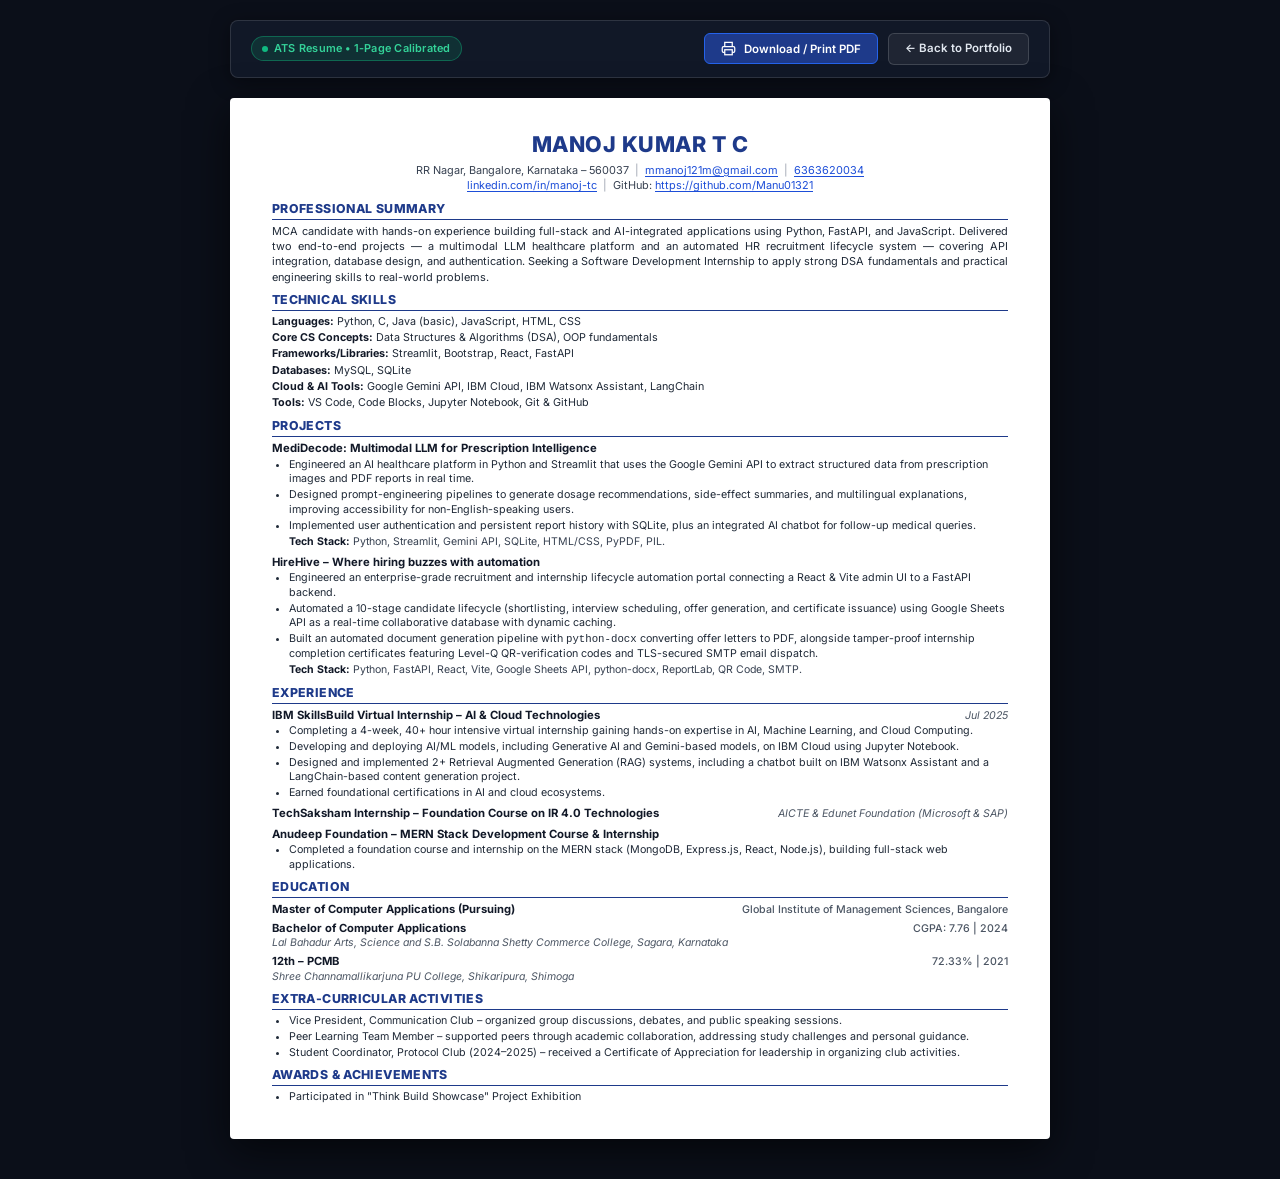
<file: resume.html>
<!DOCTYPE html>
<html lang="en">
<head>
  <meta charset="UTF-8">
  <meta name="viewport" content="width=device-width, initial-scale=1.0">
  <title>Manoj Kumar T C — ATS Resume</title>
  <meta name="description" content="Single-page ATS friendly resume of Manoj Kumar T C — Software Developer and AI Systems Engineer.">
  <meta name="author" content="Manoj Kumar T C">

  <!-- Inter Google Font for Crisp Typography -->
  <link rel="preconnect" href="https://fonts.googleapis.com">
  <link rel="preconnect" href="https://fonts.gstatic.com" crossorigin>
  <link href="https://fonts.googleapis.com/css2?family=Inter:wght@400;500;600;700;800&display=swap" rel="stylesheet">

  <style>
    /* ==========================================================================
       RESET & BASE SETUP
       ========================================================================== */
    *, *::before, *::after {
      box-sizing: border-box;
      margin: 0;
      padding: 0;
    }

    html {
      font-size: 14px;
      -webkit-font-smoothing: antialiased;
      -moz-osx-font-smoothing: grayscale;
    }

    body {
      font-family: 'Inter', -apple-system, BlinkMacSystemFont, 'Segoe UI', Roboto, Helvetica, Arial, sans-serif;
      background-color: #0b0f19;
      color: #111827;
      line-height: 1.38;
      display: flex;
      flex-direction: column;
      align-items: center;
      min-height: 100vh;
      padding: 20px 10px 40px;
    }

    /* ==========================================================================
       TOP ACTION BAR (SCREEN ONLY)
       ========================================================================== */
    .top-action-bar {
      width: 100%;
      max-width: 820px;
      display: flex;
      align-items: center;
      justify-content: space-between;
      flex-wrap: wrap;
      gap: 12px;
      background: #111827;
      border: 1px solid rgba(255, 255, 255, 0.12);
      border-radius: 8px;
      padding: 12px 20px;
      margin-bottom: 20px;
      box-shadow: 0 4px 20px rgba(0, 0, 0, 0.4);
    }

    .action-left {
      display: flex;
      align-items: center;
      gap: 12px;
    }

    .ats-badge {
      display: inline-flex;
      align-items: center;
      gap: 6px;
      background: rgba(16, 185, 129, 0.15);
      border: 1px solid rgba(16, 185, 129, 0.4);
      color: #34d399;
      font-size: 0.78rem;
      font-weight: 600;
      padding: 4px 10px;
      border-radius: 9999px;
      letter-spacing: 0.02em;
    }

    .ats-badge .dot {
      width: 6px;
      height: 6px;
      background: #10b981;
      border-radius: 50%;
    }

    .action-buttons {
      display: flex;
      align-items: center;
      gap: 10px;
    }

    .action-btn {
      display: inline-flex;
      align-items: center;
      gap: 8px;
      font-family: inherit;
      font-size: 0.82rem;
      font-weight: 600;
      padding: 7px 16px;
      border-radius: 6px;
      cursor: pointer;
      text-decoration: none;
      transition: all 0.2s ease;
      border: 1px solid transparent;
    }

    .btn-print {
      background: #1e3a8a;
      color: #ffffff;
      border-color: #2563eb;
    }

    .btn-print:hover {
      background: #1d4ed8;
      box-shadow: 0 0 14px rgba(37, 99, 235, 0.5);
    }

    .btn-portfolio {
      background: rgba(255, 255, 255, 0.06);
      color: #e2e8f0;
      border-color: rgba(255, 255, 255, 0.15);
    }

    .btn-portfolio:hover {
      background: rgba(255, 255, 255, 0.12);
      color: #ffffff;
    }

    /* ==========================================================================
       RESUME SHEET (CALIBRATED FOR EXACT SINGLE A4 PAGE)
       ========================================================================== */
    .resume-sheet {
      width: 100%;
      max-width: 820px;
      background: #ffffff;
      color: #111827;
      padding: 32px 42px;
      border-radius: 4px;
      box-shadow: 0 12px 40px rgba(0, 0, 0, 0.6);
      box-sizing: border-box;
    }

    /* Header */
    .resume-header {
      text-align: center;
      margin-bottom: 8px;
    }

    .candidate-name {
      font-size: 1.55rem;
      font-weight: 800;
      color: #1e3a8a;
      letter-spacing: 0.5px;
      text-transform: uppercase;
      margin-bottom: 3px;
    }

    .contact-line {
      font-size: 0.78rem;
      color: #374151;
      line-height: 1.4;
      display: flex;
      justify-content: center;
      align-items: center;
      flex-wrap: wrap;
      gap: 5px;
    }

    .contact-line a {
      color: #1d4ed8;
      text-decoration: underline;
      text-underline-offset: 2px;
    }

    .contact-line a:hover {
      color: #1e3a8a;
    }

    .contact-sep {
      color: #9ca3af;
      margin: 0 1px;
    }

    /* Section Headings */
    .section-title {
      font-size: 0.88rem;
      font-weight: 800;
      color: #1e3a8a;
      text-transform: uppercase;
      letter-spacing: 0.03em;
      border-bottom: 1.5px solid #1e3a8a;
      padding-bottom: 1px;
      margin-top: 7px;
      margin-bottom: 4px;
    }

    /* Summary */
    .summary-text {
      font-size: 0.78rem;
      line-height: 1.38;
      color: #1f2937;
      text-align: justify;
      margin-bottom: 3px;
    }

    /* Technical Skills */
    .skill-line {
      font-size: 0.77rem;
      line-height: 1.38;
      color: #1f2937;
      margin-bottom: 1.5px;
    }

    .skill-line strong {
      color: #111827;
      font-weight: 700;
    }

    /* Projects & Experience Entries */
    .entry-block {
      margin-bottom: 5px;
    }

    .entry-header {
      display: flex;
      justify-content: space-between;
      align-items: baseline;
      font-size: 0.81rem;
      margin-bottom: 1px;
    }

    .entry-title {
      font-weight: 700;
      color: #111827;
    }

    .entry-date {
      font-size: 0.76rem;
      font-style: italic;
      color: #4b5563;
      white-space: nowrap;
    }

    .entry-subline {
      font-size: 0.75rem;
      font-style: italic;
      color: #4b5563;
      margin-bottom: 1px;
    }

    /* Bullet Lists */
    .bullet-list {
      list-style-type: disc;
      padding-left: 17px;
      font-size: 0.765rem;
      color: #1f2937;
      line-height: 1.35;
      margin-top: 1px;
      margin-bottom: 2px;
    }

    .bullet-list li {
      margin-bottom: 1.5px;
    }

    .bullet-list li:last-child {
      margin-bottom: 0;
    }

    .tech-stack-row {
      font-size: 0.755rem;
      color: #374151;
      margin-top: 1.5px;
      padding-left: 17px;
    }

    .tech-stack-row strong {
      color: #111827;
    }

    /* Education Items */
    .edu-item {
      margin-bottom: 3px;
    }

    .edu-header {
      display: flex;
      justify-content: space-between;
      align-items: baseline;
      font-size: 0.8rem;
    }

    .edu-title {
      font-weight: 700;
      color: #111827;
    }

    .edu-meta {
      font-weight: 500;
      color: #4b5563;
      font-size: 0.76rem;
    }

    .edu-college {
      font-size: 0.75rem;
      font-style: italic;
      color: #4b5563;
    }

    /* ==========================================================================
       PRINT STYLING (GUARANTEED 1-PAGE A4 / US LETTER)
       ========================================================================== */
    @page {
      size: A4 portrait;
      margin: 8mm 12mm;
    }

    @media print {
      body {
        background: #ffffff !important;
        padding: 0 !important;
        margin: 0 !important;
      }

      .no-print {
        display: none !important;
      }

      .resume-sheet {
        box-shadow: none !important;
        border-radius: 0 !important;
        padding: 0 !important;
        max-width: 100% !important;
        width: 100% !important;
      }

      .candidate-name {
        color: #1e3a8a !important;
        font-size: 19pt !important;
        -webkit-print-color-adjust: exact !important;
        print-color-adjust: exact !important;
      }

      .section-title {
        color: #1e3a8a !important;
        border-bottom: 1.5pt solid #1e3a8a !important;
        font-size: 10.5pt !important;
        margin-top: 6pt !important;
        margin-bottom: 3pt !important;
        -webkit-print-color-adjust: exact !important;
        print-color-adjust: exact !important;
      }

      .summary-text,
      .skill-line,
      .bullet-list,
      .tech-stack-row,
      .contact-line,
      .entry-subline,
      .edu-college {
        color: #111827 !important;
        font-size: 8.75pt !important;
        line-height: 1.33 !important;
      }

      .entry-title,
      .edu-title {
        font-size: 9.2pt !important;
      }

      .contact-line a {
        color: #1d4ed8 !important;
        text-decoration: underline !important;
        -webkit-print-color-adjust: exact !important;
        print-color-adjust: exact !important;
      }
    }

    /* Responsive scaling for mobile view */
    @media screen and (max-width: 640px) {
      .resume-sheet {
        padding: 20px 16px;
      }

      .candidate-name {
        font-size: 1.35rem;
      }

      .contact-line {
        font-size: 0.74rem;
        flex-direction: column;
        gap: 2px;
      }

      .contact-sep {
        display: none;
      }

      .entry-header,
      .edu-header {
        flex-direction: column;
        align-items: flex-start;
      }
    }
  </style>
</head>
<body>

  <!-- Screen Only Action Bar -->
  <header class="top-action-bar no-print">
    <div class="action-left">
      <span class="ats-badge">
        <span class="dot"></span>
        <span>ATS Resume • 1-Page Calibrated</span>
      </span>
    </div>
    <div class="action-buttons">
      <button onclick="window.print()" class="action-btn btn-print" title="Print or Save as PDF (Calibrated to 1 Page)">
        <svg width="15" height="15" fill="none" stroke="currentColor" stroke-width="2" viewBox="0 0 24 24"><polyline points="6 9 6 2 18 2 18 9"></polyline><path d="M6 18H4a2 2 0 0 1-2-2v-5a2 2 0 0 1 2-2h16a2 2 0 0 1 2 2v5a2 2 0 0 1-2 2h-2"></path><rect x="6" y="14" width="12" height="8"></rect></svg>
        <span>Download / Print PDF</span>
      </button>
      <a href="index.html" class="action-btn btn-portfolio">
        <span>← Back to Portfolio</span>
      </a>
    </div>
  </header>

  <!-- Printable ATS Resume Sheet -->
  <main class="resume-sheet" id="resume-document">

    <!-- Header / Contact Info -->
    <header class="resume-header">
      <h1 class="candidate-name">MANOJ KUMAR T C</h1>
      <div class="contact-line">
        <span>RR Nagar, Bangalore, Karnataka – 560037</span>
        <span class="contact-sep">|</span>
        <a href="mailto:mmanoj121m@gmail.com">mmanoj121m@gmail.com</a>
        <span class="contact-sep">|</span>
        <a href="tel:6363620034">6363620034</a>
      </div>
      <div class="contact-line">
        <a href="https://linkedin.com/in/manoj-tc" target="_blank" rel="noopener noreferrer">linkedin.com/in/manoj-tc</a>
        <span class="contact-sep">|</span>
        <span>GitHub: <a href="https://github.com/Manu01321" target="_blank" rel="noopener noreferrer">https://github.com/Manu01321</a></span>
      </div>
    </header>

    <!-- Professional Summary -->
    <section>
      <h2 class="section-title">PROFESSIONAL SUMMARY</h2>
      <p class="summary-text">
        MCA candidate with hands-on experience building full-stack and AI-integrated applications using Python, FastAPI, and JavaScript. Delivered two end-to-end projects — a multimodal LLM healthcare platform and an automated HR recruitment lifecycle system — covering API integration, database design, and authentication. Seeking a Software Development Internship to apply strong DSA fundamentals and practical engineering skills to real-world problems.
      </p>
    </section>

    <!-- Technical Skills -->
    <section>
      <h2 class="section-title">TECHNICAL SKILLS</h2>
      <div class="skill-line"><strong>Languages:</strong> Python, C, Java (basic), JavaScript, HTML, CSS</div>
      <div class="skill-line"><strong>Core CS Concepts:</strong> Data Structures & Algorithms (DSA), OOP fundamentals</div>
      <div class="skill-line"><strong>Frameworks/Libraries:</strong> Streamlit, Bootstrap, React, FastAPI</div>
      <div class="skill-line"><strong>Databases:</strong> MySQL, SQLite</div>
      <div class="skill-line"><strong>Cloud & AI Tools:</strong> Google Gemini API, IBM Cloud, IBM Watsonx Assistant, LangChain</div>
      <div class="skill-line"><strong>Tools:</strong> VS Code, Code Blocks, Jupyter Notebook, Git & GitHub</div>
    </section>

    <!-- Projects -->
    <section>
      <h2 class="section-title">PROJECTS</h2>

      <!-- Project 1: MediDecode -->
      <article class="entry-block">
        <div class="entry-header">
          <span class="entry-title">MediDecode: Multimodal LLM for Prescription Intelligence</span>
        </div>
        <ul class="bullet-list">
          <li>Engineered an AI healthcare platform in Python and Streamlit that uses the Google Gemini API to extract structured data from prescription images and PDF reports in real time.</li>
          <li>Designed prompt-engineering pipelines to generate dosage recommendations, side-effect summaries, and multilingual explanations, improving accessibility for non-English-speaking users.</li>
          <li>Implemented user authentication and persistent report history with SQLite, plus an integrated AI chatbot for follow-up medical queries.</li>
        </ul>
        <div class="tech-stack-row">
          <strong>Tech Stack:</strong> Python, Streamlit, Gemini API, SQLite, HTML/CSS, PyPDF, PIL.
        </div>
      </article>

      <!-- Project 2: HireHive (Replacing E-Commerce) -->
      <article class="entry-block">
        <div class="entry-header">
          <span class="entry-title">HireHive – Where hiring buzzes with automation</span>
        </div>
        <ul class="bullet-list">
          <li>Engineered an enterprise-grade recruitment and internship lifecycle automation portal connecting a React & Vite admin UI to a FastAPI backend.</li>
          <li>Automated a 10-stage candidate lifecycle (shortlisting, interview scheduling, offer generation, and certificate issuance) using Google Sheets API as a real-time collaborative database with dynamic caching.</li>
          <li>Built an automated document generation pipeline with <code>python-docx</code> converting offer letters to PDF, alongside tamper-proof internship completion certificates featuring Level-Q QR-verification codes and TLS-secured SMTP email dispatch.</li>
        </ul>
        <div class="tech-stack-row">
          <strong>Tech Stack:</strong> Python, FastAPI, React, Vite, Google Sheets API, python-docx, ReportLab, QR Code, SMTP.
        </div>
      </article>
    </section>

    <!-- Experience -->
    <section>
      <h2 class="section-title">EXPERIENCE</h2>

      <article class="entry-block">
        <div class="entry-header">
          <span class="entry-title">IBM SkillsBuild Virtual Internship – AI & Cloud Technologies</span>
          <span class="entry-date">Jul 2025</span>
        </div>
        <ul class="bullet-list">
          <li>Completing a 4-week, 40+ hour intensive virtual internship gaining hands-on expertise in AI, Machine Learning, and Cloud Computing.</li>
          <li>Developing and deploying AI/ML models, including Generative AI and Gemini-based models, on IBM Cloud using Jupyter Notebook.</li>
          <li>Designed and implemented 2+ Retrieval Augmented Generation (RAG) systems, including a chatbot built on IBM Watsonx Assistant and a LangChain-based content generation project.</li>
          <li>Earned foundational certifications in AI and cloud ecosystems.</li>
        </ul>
      </article>

      <article class="entry-block">
        <div class="entry-header">
          <span class="entry-title">TechSaksham Internship – Foundation Course on IR 4.0 Technologies</span>
          <span class="entry-date">AICTE & Edunet Foundation (Microsoft & SAP)</span>
        </div>
      </article>

      <article class="entry-block">
        <div class="entry-header">
          <span class="entry-title">Anudeep Foundation – MERN Stack Development Course & Internship</span>
        </div>
        <ul class="bullet-list">
          <li>Completed a foundation course and internship on the MERN stack (MongoDB, Express.js, React, Node.js), building full-stack web applications.</li>
        </ul>
      </article>
    </section>

    <!-- Education -->
    <section>
      <h2 class="section-title">EDUCATION</h2>

      <div class="edu-item">
        <div class="edu-header">
          <span class="edu-title">Master of Computer Applications (Pursuing)</span>
          <span class="edu-meta">Global Institute of Management Sciences, Bangalore</span>
        </div>
      </div>

      <div class="edu-item">
        <div class="edu-header">
          <span class="edu-title">Bachelor of Computer Applications</span>
          <span class="edu-meta">CGPA: 7.76 | 2024</span>
        </div>
        <div class="edu-college">Lal Bahadur Arts, Science and S.B. Solabanna Shetty Commerce College, Sagara, Karnataka</div>
      </div>

      <div class="edu-item">
        <div class="edu-header">
          <span class="edu-title">12th – PCMB</span>
          <span class="edu-meta">72.33% | 2021</span>
        </div>
        <div class="edu-college">Shree Channamallikarjuna PU College, Shikaripura, Shimoga</div>
      </div>
    </section>

    <!-- Extra-Curricular Activities -->
    <section>
      <h2 class="section-title">EXTRA-CURRICULAR ACTIVITIES</h2>
      <ul class="bullet-list">
        <li>Vice President, Communication Club – organized group discussions, debates, and public speaking sessions.</li>
        <li>Peer Learning Team Member – supported peers through academic collaboration, addressing study challenges and personal guidance.</li>
        <li>Student Coordinator, Protocol Club (2024–2025) – received a Certificate of Appreciation for leadership in organizing club activities.</li>
      </ul>
    </section>

    <!-- Awards & Achievements -->
    <section>
      <h2 class="section-title">AWARDS & ACHIEVEMENTS</h2>
      <ul class="bullet-list">
        <li>Participated in "Think Build Showcase" Project Exhibition</li>
      </ul>
    </section>

  </main>

</body>
</html>
</file>
<file: styles.css>
/* ==========================================================================
   MANOJ KUMAR T C - PORTFOLIO DESIGN SYSTEM
   Theme: High-Tech Dark Glassmorphism with Cyber Indigo & Cyan Glow Accents
   ========================================================================== */

:root {
  /* Color Palette */
  --bg-primary: #07090e;
  --bg-secondary: #0d121d;
  --bg-tertiary: #131a29;
  --bg-card: rgba(16, 23, 38, 0.75);
  --bg-card-hover: rgba(22, 32, 54, 0.85);
  --bg-card-solid: #101726;

  /* Glassmorphism Borders */
  --border-subtle: rgba(255, 255, 255, 0.07);
  --border-medium: rgba(255, 255, 255, 0.12);
  --border-glow: rgba(99, 102, 241, 0.4);
  --border-accent: rgba(6, 182, 212, 0.4);

  /* Text Colors */
  --text-main: #f8fafc;
  --text-secondary: #94a3b8;
  --text-muted: #64748b;
  --text-inverse: #0f172a;

  /* Accents & Brand Gradients */
  --accent-indigo: #6366f1;
  --accent-purple: #8b5cf6;
  --accent-cyan: #06b6d4;
  --accent-emerald: #10b981;
  --accent-amber: #f59e0b;
  --accent-rose: #f43f5e;

  --gradient-brand: linear-gradient(135deg, #6366f1 0%, #8b5cf6 50%, #06b6d4 100%);
  --gradient-cyan-emerald: linear-gradient(135deg, #06b6d4 0%, #10b981 100%);
  --gradient-card: linear-gradient(135deg, rgba(255, 255, 255, 0.05) 0%, rgba(255, 255, 255, 0.01) 100%);
  --gradient-glow: radial-gradient(circle at 50% 50%, rgba(99, 102, 241, 0.15) 0%, transparent 70%);

  /* Shadows */
  --shadow-sm: 0 2px 8px rgba(0, 0, 0, 0.3);
  --shadow-md: 0 8px 24px -4px rgba(0, 0, 0, 0.5);
  --shadow-lg: 0 16px 40px -8px rgba(0, 0, 0, 0.6);
  --shadow-glow-indigo: 0 0 35px -5px rgba(99, 102, 241, 0.35);
  --shadow-glow-cyan: 0 0 35px -5px rgba(6, 182, 212, 0.35);

  /* Typography */
  --font-sans: 'Plus Jakarta Sans', -apple-system, BlinkMacSystemFont, 'Segoe UI', Roboto, sans-serif;
  --font-mono: 'JetBrains Mono', 'Fira Code', monospace;

  /* Transitions */
  --transition-fast: 150ms cubic-bezier(0.4, 0, 0.2, 1);
  --transition-base: 250ms cubic-bezier(0.4, 0, 0.2, 1);
  --transition-smooth: 400ms cubic-bezier(0.16, 1, 0.3, 1);

  /* Radius */
  --radius-sm: 8px;
  --radius-md: 14px;
  --radius-lg: 20px;
  --radius-xl: 28px;
  --radius-full: 9999px;

  /* Container */
  --container-max: 1200px;
}

/* Base Reset */
*,
*::before,
*::after {
  box-sizing: border-box;
  margin: 0;
  padding: 0;
}

html {
  scroll-behavior: smooth;
  scroll-padding-top: 90px;
  font-size: 16px;
  color-scheme: dark;
}

body {
  font-family: var(--font-sans);
  background-color: var(--bg-primary);
  color: var(--text-main);
  line-height: 1.6;
  min-height: 100vh;
  overflow-x: hidden;
  position: relative;
  -webkit-font-smoothing: antialiased;
  -moz-osx-font-smoothing: grayscale;
}

body.nav-locked {
  overflow: hidden;
}

/* Background Ambient Glows & Grid Pattern */
.bg-ambient-layer {
  position: fixed;
  top: 0;
  left: 0;
  width: 100%;
  height: 100%;
  pointer-events: none;
  z-index: 0;
  overflow: hidden;
}

.ambient-orb {
  position: absolute;
  border-radius: 50%;
  filter: blur(120px);
  opacity: 0.25;
  animation: floatOrb 20s ease-in-out infinite alternate;
}

.ambient-orb-1 {
  width: 550px;
  height: 550px;
  top: -150px;
  left: 10%;
  background: radial-gradient(circle, #6366f1 0%, transparent 70%);
}

.ambient-orb-2 {
  width: 600px;
  height: 600px;
  top: 40%;
  right: -150px;
  background: radial-gradient(circle, #06b6d4 0%, transparent 70%);
  animation-duration: 25s;
  animation-delay: -5s;
}

.ambient-orb-3 {
  width: 500px;
  height: 500px;
  bottom: -100px;
  left: 25%;
  background: radial-gradient(circle, #8b5cf6 0%, transparent 70%);
  animation-duration: 22s;
  animation-delay: -10s;
}

@keyframes floatOrb {
  0% {
    transform: translate(0, 0) scale(1);
  }

  50% {
    transform: translate(40px, 30px) scale(1.08);
  }

  100% {
    transform: translate(-30px, 50px) scale(0.95);
  }
}

.bg-grid-overlay {
  position: fixed;
  inset: 0;
  background-image:
    linear-gradient(to right, rgba(255, 255, 255, 0.02) 1px, transparent 1px),
    linear-gradient(to bottom, rgba(255, 255, 255, 0.02) 1px, transparent 1px);
  background-size: 40px 40px;
  pointer-events: none;
  z-index: 0;
  mask-image: radial-gradient(circle at center, black 40%, transparent 90%);
  -webkit-mask-image: radial-gradient(circle at center, black 40%, transparent 90%);
}

/* Typography Helpers */
h1,
h2,
h3,
h4,
h5,
h6 {
  color: var(--text-main);
  font-weight: 700;
  line-height: 1.25;
}

p {
  color: var(--text-secondary);
}

a {
  color: inherit;
  text-decoration: none;
  transition: var(--transition-fast);
}

/* Text Gradients */
.text-gradient {
  background: var(--gradient-brand);
  -webkit-background-clip: text;
  -webkit-text-fill-color: transparent;
  background-clip: text;
}

.text-gradient-cyan {
  background: var(--gradient-cyan-emerald);
  -webkit-background-clip: text;
  -webkit-text-fill-color: transparent;
  background-clip: text;
}

.mono-tag {
  font-family: var(--font-mono);
  font-size: 0.82rem;
  letter-spacing: -0.02em;
}

/* Container */
.container {
  width: 100%;
  max-width: var(--container-max);
  margin-left: auto;
  margin-right: auto;
  padding-left: 1.5rem;
  padding-right: 1.5rem;
  position: relative;
  z-index: 1;
}

/* Buttons & Interactive Elements */
.btn {
  display: inline-flex;
  align-items: center;
  justify-content: center;
  gap: 0.6rem;
  font-family: var(--font-sans);
  font-weight: 600;
  font-size: 0.95rem;
  padding: 0.75rem 1.4rem;
  border-radius: var(--radius-md);
  cursor: pointer;
  transition: all var(--transition-base);
  border: 1px solid transparent;
  position: relative;
  overflow: hidden;
  text-decoration: none;
}

.btn-primary {
  background: var(--gradient-brand);
  color: #ffffff;
  box-shadow: 0 4px 20px rgba(99, 102, 241, 0.4);
}

.btn-primary:hover {
  transform: translateY(-2px);
  box-shadow: 0 6px 28px rgba(99, 102, 241, 0.6);
  color: #ffffff;
}

.btn-secondary {
  background: rgba(255, 255, 255, 0.05);
  color: var(--text-main);
  border-color: var(--border-medium);
  backdrop-filter: blur(10px);
}

.btn-secondary:hover {
  background: rgba(255, 255, 255, 0.1);
  border-color: rgba(255, 255, 255, 0.25);
  transform: translateY(-2px);
  color: #ffffff;
}

.btn-cyan {
  background: linear-gradient(135deg, #06b6d4 0%, #0284c7 100%);
  color: #ffffff;
  box-shadow: 0 4px 20px rgba(6, 182, 212, 0.35);
}

.btn-cyan:hover {
  transform: translateY(-2px);
  box-shadow: 0 6px 28px rgba(6, 182, 212, 0.55);
}

.btn-sm {
  padding: 0.5rem 1rem;
  font-size: 0.85rem;
  border-radius: var(--radius-sm);
}

.btn-icon {
  width: 42px;
  height: 42px;
  padding: 0;
  border-radius: var(--radius-md);
  display: inline-flex;
  align-items: center;
  justify-content: center;
  background: rgba(255, 255, 255, 0.05);
  border: 1px solid var(--border-subtle);
  color: var(--text-secondary);
}

.btn-icon:hover {
  background: rgba(99, 102, 241, 0.15);
  border-color: var(--border-glow);
  color: #ffffff;
  transform: translateY(-2px);
}

/* Glassmorphism Cards */
.glass-card {
  background: var(--bg-card);
  backdrop-filter: blur(16px);
  -webkit-backdrop-filter: blur(16px);
  border: 1px solid var(--border-subtle);
  border-radius: var(--radius-lg);
  padding: 1.75rem;
  transition: all var(--transition-base);
  position: relative;
}

.glass-card:hover {
  border-color: var(--border-medium);
  transform: translateY(-3px);
  box-shadow: var(--shadow-md);
}

/* Status Pill */
.status-pill {
  display: inline-flex;
  align-items: center;
  gap: 0.5rem;
  padding: 0.4rem 0.95rem;
  border-radius: var(--radius-full);
  background: rgba(16, 185, 129, 0.1);
  border: 1px solid rgba(16, 185, 129, 0.25);
  color: #34d399;
  font-size: 0.82rem;
  font-weight: 600;
  letter-spacing: 0.02em;
}

.pulse-dot {
  width: 8px;
  height: 8px;
  border-radius: 50%;
  background-color: #10b981;
  box-shadow: 0 0 0 0 rgba(16, 185, 129, 0.7);
  animation: pulseBeacon 2s infinite;
}

@keyframes pulseBeacon {
  0% {
    box-shadow: 0 0 0 0 rgba(16, 185, 129, 0.7);
  }

  70% {
    box-shadow: 0 0 0 8px rgba(16, 185, 129, 0);
  }

  100% {
    box-shadow: 0 0 0 0 rgba(16, 185, 129, 0);
  }
}

/* ==========================================================================
   NAVIGATION BAR
   ========================================================================== */
.site-header {
  position: fixed;
  top: 0;
  left: 0;
  right: 0;
  z-index: 100;
  height: 80px;
  display: flex;
  align-items: center;
  transition: all var(--transition-base);
}

.site-header.scrolled {
  height: 70px;
  background: rgba(7, 9, 14, 0.85);
  backdrop-filter: blur(20px);
  -webkit-backdrop-filter: blur(20px);
  border-bottom: 1px solid var(--border-subtle);
  box-shadow: 0 10px 30px rgba(0, 0, 0, 0.4);
}

.nav-container {
  display: flex;
  align-items: center;
  justify-content: space-between;
  width: 100%;
}

.brand-logo {
  display: flex;
  align-items: center;
  gap: 0.75rem;
  font-size: 1.35rem;
  font-weight: 800;
  letter-spacing: -0.03em;
  color: #ffffff;
}

.logo-icon-box {
  width: 40px;
  height: 40px;
  border-radius: 10px;
  background: var(--gradient-brand);
  display: flex;
  align-items: center;
  justify-content: center;
  color: white;
  font-weight: 800;
  font-size: 1.1rem;
  box-shadow: 0 4px 15px rgba(99, 102, 241, 0.4);
}

.brand-logo .dot {
  color: var(--accent-cyan);
}

.brand-title-sub {
  font-size: 0.75rem;
  font-weight: 500;
  color: var(--text-muted);
  display: block;
  letter-spacing: 0.05em;
  text-transform: uppercase;
  margin-top: -3px;
}

.nav-menu {
  display: flex;
  align-items: center;
  gap: 2rem;
  list-style: none;
}

.nav-link {
  font-size: 0.92rem;
  font-weight: 500;
  color: var(--text-secondary);
  position: relative;
  padding: 0.35rem 0;
}

.nav-link:hover,
.nav-link.active {
  color: #ffffff;
}

.nav-link::after {
  content: '';
  position: absolute;
  bottom: 0;
  left: 0;
  width: 0;
  height: 2px;
  background: var(--gradient-brand);
  transition: width var(--transition-fast);
  border-radius: 2px;
}

.nav-link:hover::after,
.nav-link.active::after {
  width: 100%;
}

.nav-actions {
  display: flex;
  align-items: center;
  gap: 1rem;
}

/* Mobile Toggle */
.mobile-toggle {
  display: none;
  background: none;
  border: none;
  color: var(--text-main);
  cursor: pointer;
  padding: 0.5rem;
  font-size: 1.5rem;
}

/* ==========================================================================
   HERO SECTION
   ========================================================================== */
.hero-section {
  padding-top: 150px;
  padding-bottom: 90px;
  min-height: 92vh;
  display: flex;
  align-items: center;
  position: relative;
}

.hero-grid {
  display: grid;
  grid-template-columns: 1.15fr 0.85fr;
  gap: 3.5rem;
  align-items: center;
}

.hero-content {
  display: flex;
  flex-direction: column;
  gap: 1.4rem;
}

.hero-meta-row {
  display: flex;
  flex-wrap: wrap;
  align-items: center;
  gap: 1rem;
}

.location-tag {
  display: inline-flex;
  align-items: center;
  gap: 0.4rem;
  font-size: 0.85rem;
  color: var(--text-secondary);
  background: rgba(255, 255, 255, 0.04);
  padding: 0.35rem 0.8rem;
  border-radius: var(--radius-full);
  border: 1px solid var(--border-subtle);
}

.hero-title {
  font-size: 3.4rem;
  font-weight: 800;
  line-height: 1.12;
  letter-spacing: -0.03em;
}

.hero-typing-wrapper {
  font-size: 1.4rem;
  font-weight: 600;
  color: var(--text-secondary);
  min-height: 2.2rem;
  display: flex;
  align-items: center;
  gap: 0.4rem;
}

.typing-text {
  color: var(--accent-cyan);
  border-right: 2px solid var(--accent-cyan);
  padding-right: 4px;
  animation: blinkCursor 0.8s infinite;
}

@keyframes blinkCursor {

  0%,
  100% {
    border-color: var(--accent-cyan);
  }

  50% {
    border-color: transparent;
  }
}

.hero-bio {
  font-size: 1.1rem;
  color: var(--text-secondary);
  max-width: 580px;
  line-height: 1.65;
}

.hero-cta-group {
  display: flex;
  flex-wrap: wrap;
  gap: 1rem;
  margin-top: 0.5rem;
}

.hero-social-strip {
  display: flex;
  align-items: center;
  gap: 1.25rem;
  margin-top: 1rem;
  padding-top: 1.25rem;
  border-top: 1px solid var(--border-subtle);
}

.hero-social-strip span {
  font-size: 0.85rem;
  color: var(--text-muted);
  text-transform: uppercase;
  letter-spacing: 0.05em;
  font-weight: 600;
}

.social-links {
  display: flex;
  gap: 0.65rem;
}

/* Hero Visual / Avatar Card */
.hero-visual {
  position: relative;
  display: flex;
  justify-content: center;
}

.avatar-card-wrapper {
  position: relative;
  width: 100%;
  max-width: 420px;
}

.avatar-glow-ring {
  position: absolute;
  inset: -15px;
  border-radius: 36px;
  background: var(--gradient-brand);
  opacity: 0.35;
  filter: blur(25px);
  z-index: 0;
  animation: pulseGlow 6s ease-in-out infinite alternate;
}

@keyframes pulseGlow {
  0% {
    transform: scale(0.96);
    opacity: 0.25;
  }

  100% {
    transform: scale(1.04);
    opacity: 0.45;
  }
}

.avatar-card {
  position: relative;
  background: var(--bg-card-solid);
  border: 1px solid var(--border-medium);
  border-radius: 30px;
  overflow: hidden;
  box-shadow: var(--shadow-lg);
  z-index: 1;
}

.avatar-image-container {
  width: 100%;
  aspect-ratio: 1/1;
  position: relative;
  background: radial-gradient(circle at center, #1e293b 0%, #0f172a 100%);
  overflow: hidden;
}

.avatar-image {
  width: 100%;
  height: 100%;
  object-fit: cover;
  transition: transform var(--transition-smooth);
}

.avatar-card:hover .avatar-image {
  transform: scale(1.04);
}

.avatar-card-footer {
  padding: 1.5rem;
  background: rgba(15, 23, 42, 0.85);
  backdrop-filter: blur(12px);
  border-top: 1px solid var(--border-subtle);
}

.avatar-badge-grid {
  display: grid;
  grid-template-columns: repeat(3, 1fr);
  gap: 0.75rem;
  text-align: center;
}

.avatar-badge-item {
  background: rgba(255, 255, 255, 0.03);
  border: 1px solid var(--border-subtle);
  border-radius: var(--radius-sm);
  padding: 0.6rem 0.4rem;
}

.avatar-badge-item .val {
  display: block;
  font-size: 1.15rem;
  font-weight: 800;
  color: #ffffff;
}

.avatar-badge-item .lbl {
  font-size: 0.72rem;
  color: var(--text-muted);
  text-transform: uppercase;
  letter-spacing: 0.03em;
}

/* Floating Tech Pills on Avatar */
.float-pill {
  position: absolute;
  background: rgba(15, 23, 42, 0.85);
  backdrop-filter: blur(14px);
  -webkit-backdrop-filter: blur(14px);
  border: 1px solid var(--border-medium);
  border-radius: var(--radius-full);
  padding: 0.45rem 1rem;
  font-size: 0.82rem;
  font-weight: 600;
  color: #ffffff;
  display: flex;
  align-items: center;
  gap: 0.5rem;
  box-shadow: var(--shadow-md);
  z-index: 2;
  animation: floatPill 4s ease-in-out infinite alternate;
}

.float-pill-1 {
  top: 15px;
  right: -20px;
  border-color: rgba(99, 102, 241, 0.5);
  animation-delay: 0s;
}

.float-pill-2 {
  bottom: 90px;
  left: -25px;
  border-color: rgba(6, 182, 212, 0.5);
  animation-delay: -2s;
}

@keyframes floatPill {
  0% {
    transform: translateY(0px);
  }

  100% {
    transform: translateY(-8px);
  }
}

/* ==========================================================================
   SECTION COMMON STYLES
   ========================================================================== */
section {
  padding: 100px 0;
  position: relative;
}

.section-header {
  text-align: center;
  max-width: 680px;
  margin: 0 auto 3.5rem auto;
}

.section-eyebrow {
  display: inline-flex;
  align-items: center;
  gap: 0.5rem;
  font-family: var(--font-mono);
  font-size: 0.85rem;
  font-weight: 600;
  text-transform: uppercase;
  letter-spacing: 0.12em;
  color: var(--accent-cyan);
  margin-bottom: 0.75rem;
  background: rgba(6, 182, 212, 0.08);
  padding: 0.35rem 0.9rem;
  border-radius: var(--radius-full);
  border: 1px solid rgba(6, 182, 212, 0.2);
}

.section-title {
  font-size: 2.4rem;
  font-weight: 800;
  letter-spacing: -0.02em;
  margin-bottom: 0.85rem;
}

.section-desc {
  font-size: 1.05rem;
  color: var(--text-secondary);
  line-height: 1.6;
}

/* ==========================================================================
   INTERACTIVE MEDIDECODE AI SIMULATOR WIDGET
   ========================================================================== */
.simulator-section {
  padding-top: 20px;
  padding-bottom: 80px;
}

.simulator-container {
  background: linear-gradient(180deg, rgba(16, 23, 38, 0.85) 0%, rgba(10, 14, 23, 0.95) 100%);
  border: 1px solid var(--border-medium);
  border-radius: var(--radius-xl);
  overflow: hidden;
  box-shadow: var(--shadow-lg), 0 0 50px -10px rgba(99, 102, 241, 0.15);
  backdrop-filter: blur(20px);
}

.sim-header {
  display: flex;
  align-items: center;
  justify-content: space-between;
  padding: 1.25rem 2rem;
  background: rgba(255, 255, 255, 0.03);
  border-bottom: 1px solid var(--border-subtle);
  flex-wrap: wrap;
  gap: 1rem;
}

.sim-branding {
  display: flex;
  align-items: center;
  gap: 0.85rem;
}

.sim-pulse-icon {
  width: 36px;
  height: 36px;
  border-radius: 9px;
  background: linear-gradient(135deg, #06b6d4, #6366f1);
  display: flex;
  align-items: center;
  justify-content: center;
  color: white;
}

.sim-title-group h3 {
  font-size: 1.1rem;
  font-weight: 700;
  display: flex;
  align-items: center;
  gap: 0.5rem;
}

.sim-title-group span {
  font-size: 0.78rem;
  color: var(--text-muted);
}

.sim-model-tag {
  font-family: var(--font-mono);
  font-size: 0.78rem;
  background: rgba(99, 102, 241, 0.12);
  border: 1px solid rgba(99, 102, 241, 0.3);
  color: #a5b4fc;
  padding: 0.35rem 0.8rem;
  border-radius: var(--radius-full);
  display: flex;
  align-items: center;
  gap: 0.4rem;
}

.sim-grid {
  display: grid;
  grid-template-columns: 360px 1fr;
  min-height: 480px;
}

.sim-controls-panel {
  padding: 1.75rem;
  border-right: 1px solid var(--border-subtle);
  background: rgba(255, 255, 255, 0.015);
  display: flex;
  flex-direction: column;
  gap: 1.5rem;
}

.sim-label {
  font-size: 0.82rem;
  font-weight: 600;
  text-transform: uppercase;
  letter-spacing: 0.05em;
  color: var(--text-muted);
  display: block;
  margin-bottom: 0.6rem;
}

.preset-buttons {
  display: flex;
  flex-direction: column;
  gap: 0.65rem;
}

.preset-btn {
  display: flex;
  align-items: flex-start;
  gap: 0.75rem;
  text-align: left;
  padding: 0.85rem 1rem;
  background: rgba(255, 255, 255, 0.03);
  border: 1px solid var(--border-subtle);
  border-radius: var(--radius-md);
  color: var(--text-secondary);
  cursor: pointer;
  transition: all var(--transition-fast);
  font-family: var(--font-sans);
}

.preset-btn:hover {
  background: rgba(255, 255, 255, 0.06);
  border-color: rgba(255, 255, 255, 0.15);
  color: #ffffff;
}

.preset-btn.active {
  background: rgba(99, 102, 241, 0.12);
  border-color: var(--accent-indigo);
  color: #ffffff;
}

.preset-btn .p-icon {
  font-size: 1.1rem;
  margin-top: 2px;
}

.preset-btn strong {
  font-size: 0.88rem;
  display: block;
  color: #ffffff;
}

.preset-btn small {
  font-size: 0.74rem;
  color: var(--text-muted);
  display: block;
  margin-top: 2px;
}

.custom-query-box {
  margin-top: auto;
}

.custom-query-box textarea {
  width: 100%;
  background: rgba(0, 0, 0, 0.35);
  border: 1px solid var(--border-subtle);
  border-radius: var(--radius-md);
  padding: 0.75rem;
  color: var(--text-main);
  font-family: var(--font-sans);
  font-size: 0.85rem;
  resize: none;
  min-height: 80px;
  outline: none;
  transition: border-color var(--transition-fast);
}

.custom-query-box textarea:focus {
  border-color: var(--accent-cyan);
}

.sim-output-panel {
  padding: 2rem;
  display: flex;
  flex-direction: column;
  background: #090e18;
  position: relative;
}

.terminal-top-bar {
  display: flex;
  align-items: center;
  justify-content: space-between;
  margin-bottom: 1.25rem;
  padding-bottom: 0.75rem;
  border-bottom: 1px solid var(--border-subtle);
}

.window-dots {
  display: flex;
  gap: 6px;
}

.dot-red,
.dot-yellow,
.dot-green {
  width: 10px;
  height: 10px;
  border-radius: 50%;
}

.dot-red {
  background: #ef4444;
}

.dot-yellow {
  background: #f59e0b;
}

.dot-green {
  background: #10b981;
}

.terminal-status-info {
  font-family: var(--font-mono);
  font-size: 0.78rem;
  color: var(--accent-emerald);
}

.sim-results-scroll {
  flex: 1;
  overflow-y: auto;
  padding-right: 0.5rem;
  font-family: var(--font-sans);
}

.analysis-card {
  background: rgba(255, 255, 255, 0.03);
  border: 1px solid var(--border-subtle);
  border-radius: var(--radius-md);
  padding: 1.25rem;
  margin-bottom: 1rem;
}

.analysis-card-title {
  display: flex;
  align-items: center;
  gap: 0.6rem;
  font-size: 0.95rem;
  font-weight: 700;
  color: #ffffff;
  margin-bottom: 0.75rem;
}

.data-row {
  display: flex;
  justify-content: space-between;
  font-size: 0.86rem;
  padding: 0.45rem 0;
  border-bottom: 1px dashed rgba(255, 255, 255, 0.06);
}

.data-row:last-child {
  border-bottom: none;
}

.data-label {
  color: var(--text-muted);
}

.data-val {
  color: var(--text-main);
  font-weight: 600;
  text-align: right;
}

.lang-switch-pills {
  display: flex;
  gap: 0.5rem;
  margin-top: 0.75rem;
}

.lang-pill {
  font-size: 0.75rem;
  padding: 0.25rem 0.65rem;
  border-radius: var(--radius-full);
  background: rgba(255, 255, 255, 0.05);
  border: 1px solid var(--border-subtle);
  color: var(--text-secondary);
  cursor: pointer;
  transition: all var(--transition-fast);
}

.lang-pill.active {
  background: var(--accent-indigo);
  color: white;
  border-color: var(--accent-indigo);
}

/* ==========================================================================
   FEATURED PROJECTS
   ========================================================================== */
.projects-filter-bar {
  display: flex;
  justify-content: center;
  gap: 0.75rem;
  margin-bottom: 2.75rem;
  flex-wrap: wrap;
}

.filter-btn {
  padding: 0.55rem 1.25rem;
  border-radius: var(--radius-full);
  background: rgba(255, 255, 255, 0.03);
  border: 1px solid var(--border-subtle);
  color: var(--text-secondary);
  font-size: 0.88rem;
  font-weight: 600;
  cursor: pointer;
  transition: all var(--transition-fast);
}

.filter-btn:hover,
.filter-btn.active {
  background: rgba(99, 102, 241, 0.15);
  border-color: var(--border-glow);
  color: #ffffff;
}

.projects-grid {
  display: grid;
  grid-template-columns: 1fr;
  gap: 2.5rem;
}

.project-card {
  display: grid;
  grid-template-columns: 1.15fr 0.85fr;
  background: var(--bg-card);
  border: 1px solid var(--border-subtle);
  border-radius: var(--radius-xl);
  overflow: hidden;
  transition: all var(--transition-smooth);
  backdrop-filter: blur(16px);
  -webkit-backdrop-filter: blur(16px);
}

.project-card:hover {
  border-color: var(--border-medium);
  box-shadow: var(--shadow-lg), 0 0 40px -10px rgba(99, 102, 241, 0.2);
  transform: translateY(-4px);
}

.project-card.reverse {
  grid-template-columns: 0.85fr 1.15fr;
}

.project-card.reverse .project-media-wrap {
  order: 2;
}

.project-media-wrap {
  position: relative;
  overflow: hidden;
  min-height: 380px;
  background: #090e18;
}

.project-media-img {
  width: 100%;
  height: 100%;
  object-fit: cover;
  object-position: center top;
  transition: transform var(--transition-smooth);
}

.project-card:hover .project-media-img {
  transform: scale(1.05);
}

.project-overlay-badge {
  position: absolute;
  top: 1.25rem;
  left: 1.25rem;
  background: rgba(10, 14, 23, 0.85);
  backdrop-filter: blur(10px);
  border: 1px solid var(--border-subtle);
  padding: 0.35rem 0.85rem;
  border-radius: var(--radius-full);
  font-size: 0.78rem;
  font-weight: 600;
  color: var(--accent-cyan);
}

.project-details-wrap {
  padding: 2.5rem;
  display: flex;
  flex-direction: column;
  justify-content: space-between;
}

.project-type-tag {
  font-family: var(--font-mono);
  font-size: 0.8rem;
  color: var(--accent-indigo);
  text-transform: uppercase;
  letter-spacing: 0.08em;
  font-weight: 600;
  margin-bottom: 0.5rem;
  display: block;
}

.project-title {
  font-size: 1.85rem;
  font-weight: 800;
  margin-bottom: 1rem;
  line-height: 1.25;
}

.project-desc {
  font-size: 0.98rem;
  color: var(--text-secondary);
  line-height: 1.65;
  margin-bottom: 1.5rem;
}

.project-highlights-list {
  list-style: none;
  display: flex;
  flex-direction: column;
  gap: 0.6rem;
  margin-bottom: 1.5rem;
}

.project-highlights-list li {
  display: flex;
  align-items: flex-start;
  gap: 0.6rem;
  font-size: 0.9rem;
  color: var(--text-secondary);
}

.project-highlights-list li svg {
  flex-shrink: 0;
  margin-top: 4px;
  color: var(--accent-cyan);
}

.project-tech-chips {
  display: flex;
  flex-wrap: wrap;
  gap: 0.5rem;
  margin-bottom: 2rem;
}

.tech-chip {
  font-family: var(--font-mono);
  font-size: 0.78rem;
  padding: 0.3rem 0.7rem;
  border-radius: var(--radius-sm);
  background: rgba(255, 255, 255, 0.04);
  border: 1px solid var(--border-subtle);
  color: #cbd5e1;
}

.project-actions-row {
  display: flex;
  align-items: center;
  gap: 1rem;
}

/* Secondary projects grid for smaller items */
.secondary-projects-grid {
  display: grid;
  grid-template-columns: repeat(auto-fit, minmax(320px, 1fr));
  gap: 1.5rem;
  margin-top: 2rem;
}

.mini-project-card {
  background: var(--bg-card);
  border: 1px solid var(--border-subtle);
  border-radius: var(--radius-lg);
  padding: 1.8rem;
  transition: all var(--transition-base);
  display: flex;
  flex-direction: column;
  justify-content: space-between;
}

.mini-project-card:hover {
  border-color: var(--border-glow);
  transform: translateY(-4px);
  box-shadow: var(--shadow-md);
}

/* ==========================================================================
   TECHNICAL SKILLS MATRIX
   ========================================================================== */
.skills-grid {
  display: grid;
  grid-template-columns: repeat(3, 1fr);
  gap: 1.5rem;
}

.skill-category-card {
  background: var(--bg-card);
  border: 1px solid var(--border-subtle);
  border-radius: var(--radius-lg);
  padding: 1.75rem;
  transition: all var(--transition-base);
  position: relative;
  overflow: hidden;
}

.skill-category-card::before {
  content: '';
  position: absolute;
  top: 0;
  left: 0;
  right: 0;
  height: 3px;
  background: var(--gradient-brand);
  opacity: 0;
  transition: opacity var(--transition-fast);
}

.skill-category-card:hover {
  border-color: var(--border-medium);
  transform: translateY(-4px);
  box-shadow: var(--shadow-md);
}

.skill-category-card:hover::before {
  opacity: 1;
}

.category-icon-box {
  width: 44px;
  height: 44px;
  border-radius: var(--radius-md);
  background: rgba(99, 102, 241, 0.1);
  border: 1px solid rgba(99, 102, 241, 0.2);
  display: flex;
  align-items: center;
  justify-content: center;
  color: var(--accent-indigo);
  margin-bottom: 1.25rem;
}

.category-title {
  font-size: 1.2rem;
  font-weight: 700;
  margin-bottom: 1rem;
}

.skills-pill-cloud {
  display: flex;
  flex-wrap: wrap;
  gap: 0.6rem;
}

.skill-badge {
  display: inline-flex;
  align-items: center;
  gap: 0.45rem;
  padding: 0.45rem 0.85rem;
  background: rgba(255, 255, 255, 0.035);
  border: 1px solid var(--border-subtle);
  border-radius: var(--radius-sm);
  font-size: 0.85rem;
  font-weight: 500;
  color: #e2e8f0;
  transition: all var(--transition-fast);
}

.skill-badge:hover {
  background: rgba(99, 102, 241, 0.15);
  border-color: var(--border-glow);
  color: #ffffff;
  transform: translateY(-2px);
}

.skill-badge.featured {
  background: rgba(6, 182, 212, 0.08);
  border-color: rgba(6, 182, 212, 0.25);
  color: #67e8f9;
}

/* ==========================================================================
   EXPERIENCE & INTERNSHIPS TIMELINE
   ========================================================================== */
.timeline-wrapper {
  max-width: 860px;
  margin: 0 auto;
  position: relative;
}

.timeline-wrapper::before {
  content: '';
  position: absolute;
  top: 15px;
  bottom: 15px;
  left: 20px;
  width: 2px;
  background: linear-gradient(180deg, var(--accent-indigo) 0%, var(--accent-cyan) 60%, rgba(255, 255, 255, 0.05) 100%);
}

.timeline-item {
  position: relative;
  padding-left: 60px;
  margin-bottom: 2.5rem;
}

.timeline-item:last-child {
  margin-bottom: 0;
}

.timeline-marker {
  position: absolute;
  left: 10px;
  top: 6px;
  width: 22px;
  height: 22px;
  border-radius: 50%;
  background: var(--bg-primary);
  border: 3px solid var(--accent-indigo);
  transform: translateX(-50%);
  display: flex;
  align-items: center;
  justify-content: center;
  box-shadow: 0 0 15px rgba(99, 102, 241, 0.5);
  z-index: 2;
}

.timeline-marker.cyan {
  border-color: var(--accent-cyan);
  box-shadow: 0 0 15px rgba(6, 182, 212, 0.5);
}

.timeline-card {
  background: var(--bg-card);
  border: 1px solid var(--border-subtle);
  border-radius: var(--radius-lg);
  padding: 1.75rem;
  backdrop-filter: blur(14px);
  transition: all var(--transition-base);
}

.timeline-card:hover {
  border-color: var(--border-medium);
  transform: translateX(4px);
}

.timeline-top {
  display: flex;
  justify-content: space-between;
  align-items: flex-start;
  flex-wrap: wrap;
  gap: 0.5rem;
  margin-bottom: 0.75rem;
}

.timeline-role {
  font-size: 1.25rem;
  font-weight: 700;
  color: #ffffff;
}

.timeline-company {
  font-size: 0.95rem;
  color: var(--accent-cyan);
  font-weight: 600;
  display: block;
  margin-top: 2px;
}

.timeline-date {
  font-family: var(--font-mono);
  font-size: 0.8rem;
  background: rgba(255, 255, 255, 0.05);
  border: 1px solid var(--border-subtle);
  padding: 0.3rem 0.75rem;
  border-radius: var(--radius-full);
  color: var(--text-secondary);
}

.timeline-body {
  font-size: 0.92rem;
  color: var(--text-secondary);
  line-height: 1.6;
}

.timeline-bullets {
  list-style: none;
  display: flex;
  flex-direction: column;
  gap: 0.5rem;
  margin-top: 0.85rem;
}

.timeline-bullets li {
  position: relative;
  padding-left: 1.2rem;
}

.timeline-bullets li::before {
  content: '▹';
  position: absolute;
  left: 0;
  color: var(--accent-indigo);
  font-size: 1rem;
}

/* ==========================================================================
   EDUCATION & LEADERSHIP DUAL SECTION
   ========================================================================== */
.dual-grid {
  display: grid;
  grid-template-columns: 1fr 1fr;
  gap: 2rem;
}

.edu-card {
  background: var(--bg-card);
  border: 1px solid var(--border-subtle);
  border-radius: var(--radius-lg);
  padding: 1.5rem;
  margin-bottom: 1.25rem;
  transition: all var(--transition-base);
}

.edu-card:last-child {
  margin-bottom: 0;
}

.edu-card:hover {
  border-color: var(--border-medium);
  transform: translateY(-3px);
}

.edu-head {
  display: flex;
  justify-content: space-between;
  align-items: flex-start;
  margin-bottom: 0.4rem;
}

.edu-degree {
  font-size: 1.1rem;
  font-weight: 700;
  color: #ffffff;
}

.edu-badge-score {
  font-family: var(--font-mono);
  font-size: 0.78rem;
  font-weight: 700;
  color: var(--accent-emerald);
  background: rgba(16, 185, 129, 0.1);
  border: 1px solid rgba(16, 185, 129, 0.25);
  padding: 0.2rem 0.6rem;
  border-radius: var(--radius-full);
}

.edu-inst {
  font-size: 0.88rem;
  color: var(--text-secondary);
  margin-bottom: 0.25rem;
}

.edu-year {
  font-family: var(--font-mono);
  font-size: 0.78rem;
  color: var(--text-muted);
}

/* Leadership / Activities list */
.activity-card {
  display: flex;
  align-items: flex-start;
  gap: 1.25rem;
  background: var(--bg-card);
  border: 1px solid var(--border-subtle);
  border-radius: var(--radius-lg);
  padding: 1.4rem;
  margin-bottom: 1rem;
  transition: all var(--transition-base);
}

.activity-card:hover {
  border-color: var(--border-medium);
  transform: translateY(-2px);
}

.activity-icon {
  width: 42px;
  height: 42px;
  border-radius: var(--radius-md);
  background: rgba(99, 102, 241, 0.1);
  border: 1px solid rgba(99, 102, 241, 0.25);
  display: flex;
  align-items: center;
  justify-content: center;
  color: var(--accent-indigo);
  flex-shrink: 0;
}

.activity-content h4 {
  font-size: 1.05rem;
  font-weight: 700;
  margin-bottom: 0.3rem;
}

.activity-content p {
  font-size: 0.88rem;
  color: var(--text-secondary);
  line-height: 1.5;
}

/* ==========================================================================
   CONTACT SECTION
   ========================================================================== */
.contact-grid {
  display: grid;
  grid-template-columns: 0.95fr 1.05fr;
  gap: 3rem;
  align-items: flex-start;
}

.contact-info-panel {
  display: flex;
  flex-direction: column;
  gap: 1.5rem;
}

.contact-channel-card {
  display: flex;
  align-items: center;
  justify-content: space-between;
  background: var(--bg-card);
  border: 1px solid var(--border-subtle);
  border-radius: var(--radius-md);
  padding: 1.25rem;
  transition: all var(--transition-base);
}

.contact-channel-card:hover {
  border-color: var(--border-medium);
  background: var(--bg-card-hover);
}

.contact-left {
  display: flex;
  align-items: center;
  gap: 1rem;
}

.contact-icon-box {
  width: 44px;
  height: 44px;
  border-radius: 10px;
  background: rgba(255, 255, 255, 0.04);
  border: 1px solid var(--border-subtle);
  display: flex;
  align-items: center;
  justify-content: center;
  color: var(--accent-cyan);
}

.contact-meta span {
  display: block;
  font-size: 0.76rem;
  color: var(--text-muted);
  text-transform: uppercase;
  letter-spacing: 0.05em;
}

.contact-meta strong {
  display: block;
  font-size: 0.95rem;
  color: #ffffff;
}

.copy-btn {
  background: rgba(255, 255, 255, 0.05);
  border: 1px solid var(--border-subtle);
  color: var(--text-secondary);
  padding: 0.45rem 0.85rem;
  border-radius: var(--radius-sm);
  font-size: 0.8rem;
  cursor: pointer;
  display: flex;
  align-items: center;
  gap: 0.4rem;
  transition: all var(--transition-fast);
}

.copy-btn:hover {
  background: rgba(99, 102, 241, 0.2);
  border-color: var(--accent-indigo);
  color: #ffffff;
}

/* Contact Form */
.contact-form-card {
  background: var(--bg-card);
  border: 1px solid var(--border-subtle);
  border-radius: var(--radius-xl);
  padding: 2.25rem;
  backdrop-filter: blur(16px);
}

.form-group {
  margin-bottom: 1.25rem;
}

.form-label {
  display: block;
  font-size: 0.85rem;
  font-weight: 600;
  color: var(--text-secondary);
  margin-bottom: 0.5rem;
}

.form-input,
.form-textarea {
  width: 100%;
  background: rgba(0, 0, 0, 0.3);
  border: 1px solid var(--border-subtle);
  border-radius: var(--radius-md);
  padding: 0.85rem 1rem;
  color: var(--text-main);
  font-family: var(--font-sans);
  font-size: 0.92rem;
  outline: none;
  transition: border-color var(--transition-fast);
}

.form-input:focus,
.form-textarea:focus {
  border-color: var(--accent-indigo);
  box-shadow: 0 0 15px rgba(99, 102, 241, 0.2);
}

.form-textarea {
  resize: vertical;
  min-height: 120px;
}

/* Contact Action Buttons & Status Alert */
.contact-actions-grid {
  display: grid;
  grid-template-columns: 1fr;
  gap: 0.75rem;
  margin-top: 1rem;
}

.contact-secondary-actions {
  display: grid;
  grid-template-columns: 1fr 1fr;
  gap: 0.75rem;
}

.form-status-box {
  display: none;
  padding: 1.25rem;
  border-radius: var(--radius-md);
  margin-bottom: 1.25rem;
  font-size: 0.9rem;
  line-height: 1.6;
  animation: fadeIn 0.3s ease;
}

.form-status-box.success {
  display: block;
  background: rgba(16, 185, 129, 0.12);
  border: 1px solid rgba(16, 185, 129, 0.35);
  color: #a7f3d0;
}

.form-status-box.error {
  display: block;
  background: rgba(244, 63, 94, 0.12);
  border: 1px solid rgba(244, 63, 94, 0.35);
  color: #fecdd3;
}

.form-status-box.notice {
  display: block;
  background: rgba(99, 102, 241, 0.12);
  border: 1px solid rgba(99, 102, 241, 0.35);
  color: #c7d2fe;
}

.quick-dispatch-pills {
  display: flex;
  flex-wrap: wrap;
  gap: 0.5rem;
  margin-top: 0.85rem;
}

.dispatch-pill-btn {
  display: inline-flex;
  align-items: center;
  gap: 0.4rem;
  padding: 0.45rem 0.85rem;
  border-radius: var(--radius-sm);
  font-size: 0.8rem;
  font-weight: 600;
  cursor: pointer;
  border: 1px solid var(--border-medium);
  background: rgba(255, 255, 255, 0.05);
  color: #ffffff;
  text-decoration: none;
  transition: all var(--transition-fast);
}

.dispatch-pill-btn:hover {
  background: rgba(255, 255, 255, 0.12);
  transform: translateY(-2px);
}

.dispatch-pill-btn.gmail {
  background: rgba(239, 68, 68, 0.15);
  border-color: rgba(239, 68, 68, 0.4);
  color: #fca5a5;
}

.dispatch-pill-btn.gmail:hover {
  background: rgba(239, 68, 68, 0.25);
  color: #ffffff;
}

.dispatch-pill-btn.whatsapp {
  background: rgba(16, 185, 129, 0.15);
  border-color: rgba(16, 185, 129, 0.4);
  color: #6ee7b7;
}

.dispatch-pill-btn.whatsapp:hover {
  background: rgba(16, 185, 129, 0.25);
  color: #ffffff;
}

.btn-spinner {
  display: inline-block;
  width: 16px;
  height: 16px;
  border: 2px solid rgba(255, 255, 255, 0.3);
  border-top-color: #ffffff;
  border-radius: 50%;
  animation: spin 0.8s linear infinite;
}

@keyframes spin {
  to {
    transform: rotate(360deg);
  }
}

@keyframes fadeIn {
  from {
    opacity: 0;
    transform: translateY(-5px);
  }

  to {
    opacity: 1;
    transform: translateY(0);
  }
}

/* ==========================================================================
   MODAL (INTERACTIVE RESUME & PROJECT DETAILS)
   ========================================================================== */
.modal-backdrop {
  position: fixed;
  inset: 0;
  background: rgba(3, 7, 18, 0.8);
  backdrop-filter: blur(12px);
  -webkit-backdrop-filter: blur(12px);
  z-index: 1000;
  display: flex;
  align-items: center;
  justify-content: center;
  padding: 1.5rem;
  opacity: 0;
  visibility: hidden;
  transition: all var(--transition-base);
}

.modal-backdrop.open {
  opacity: 1;
  visibility: visible;
}

.modal-container {
  background: var(--bg-secondary);
  border: 1px solid var(--border-medium);
  border-radius: var(--radius-xl);
  width: 100%;
  max-width: 780px;
  max-height: 90vh;
  overflow-y: auto;
  box-shadow: var(--shadow-lg);
  transform: translateY(20px);
  transition: transform var(--transition-base);
  position: relative;
}

.modal-backdrop.open .modal-container {
  transform: translateY(0);
}

.modal-header {
  display: flex;
  align-items: center;
  justify-content: space-between;
  padding: 1.5rem 2rem;
  border-bottom: 1px solid var(--border-subtle);
  position: sticky;
  top: 0;
  background: rgba(13, 18, 29, 0.95);
  backdrop-filter: blur(10px);
  z-index: 10;
}

.modal-title {
  font-size: 1.35rem;
  font-weight: 700;
}

.modal-close-btn {
  background: none;
  border: none;
  color: var(--text-secondary);
  font-size: 1.5rem;
  cursor: pointer;
  padding: 0.25rem;
  line-height: 1;
  transition: color var(--transition-fast);
}

.modal-close-btn:hover {
  color: #ffffff;
}

.modal-body {
  padding: 2rem;
}




/* AI Lab Quick Query Prompt Pills */
.quick-query-pills {
  display: flex;
  flex-wrap: wrap;
  gap: 0.45rem;
  margin-top: 0.75rem;
}

.query-pill {
  background: rgba(255, 255, 255, 0.05);
  border: 1px solid var(--border-subtle);
  border-radius: var(--radius-full);
  color: var(--text-secondary);
  font-size: 0.76rem;
  font-family: var(--font-sans);
  font-weight: 500;
  padding: 0.32rem 0.75rem;
  cursor: pointer;
  transition: all var(--transition-fast);
  display: inline-flex;
  align-items: center;
  gap: 0.35rem;
}

.query-pill:hover {
  background: rgba(99, 102, 241, 0.2);
  border-color: var(--border-glow);
  color: #ffffff;
  transform: translateY(-1px);
}

/* AI Lab Scanning Light Beam */
.sim-output-panel {
  position: relative;
  overflow: hidden;
}

.sim-scan-line {
  position: absolute;
  top: -10px;
  left: 0;
  right: 0;
  height: 3px;
  background: linear-gradient(90deg, transparent, var(--accent-cyan), #6366f1, transparent);
  box-shadow: 0 0 16px 2px var(--accent-cyan);
  opacity: 0;
  z-index: 20;
  pointer-events: none;
}

.sim-scan-line.scanning {
  animation: scanDown 1.1s cubic-bezier(0.4, 0, 0.2, 1);
}

@keyframes scanDown {
  0% {
    top: 0%;
    opacity: 1;
  }

  50% {
    opacity: 0.95;
  }

  100% {
    top: 100%;
    opacity: 0;
  }
}

.mobile-only-btn {
  display: none;
}


/* Toast Notification */
.toast-container {
  position: fixed;
  bottom: 2rem;
  right: 2rem;
  z-index: 9999;
  display: flex;
  flex-direction: column;
  gap: 0.75rem;
  pointer-events: none;
}

.toast {
  background: var(--bg-card-solid);
  border: 1px solid var(--accent-indigo);
  color: #ffffff;
  padding: 0.85rem 1.25rem;
  border-radius: var(--radius-md);
  box-shadow: var(--shadow-lg);
  display: flex;
  align-items: center;
  gap: 0.75rem;
  font-size: 0.88rem;
  animation: toastSlideIn 0.3s ease forwards;
  pointer-events: auto;
}

@keyframes toastSlideIn {
  from {
    transform: translateX(100%);
    opacity: 0;
  }

  to {
    transform: translateX(0);
    opacity: 1;
  }
}

/* Footer */
.site-footer {
  border-top: 1px solid var(--border-subtle);
  background: #05070a;
  padding: 3rem 0;
  text-align: center;
}

.footer-content {
  display: flex;
  flex-direction: column;
  align-items: center;
  gap: 1.25rem;
}

/* ==========================================================================
   RESPONSIVE DESIGN & MOBILE/DESKTOP OPTIMIZATIONS
   ========================================================================== */

/* Tablet & Smaller Laptops (<= 1024px) */
@media (max-width: 1024px) {
  .hero-grid {
    grid-template-columns: 1fr;
    gap: 2.75rem;
    text-align: center;
  }

  .hero-content {
    align-items: center;
  }

  .hero-typing-wrapper {
    justify-content: center;
  }

  .hero-cta-group {
    justify-content: center;
  }

  .hero-social-strip {
    justify-content: center;
  }

  .project-card,
  .project-card.reverse {
    grid-template-columns: 1fr;
  }

  .project-card.reverse .project-media-wrap {
    order: 0;
  }

  .project-media-wrap {
    min-height: 260px;
    max-height: 380px;
  }

  .skills-grid {
    grid-template-columns: repeat(2, 1fr);
  }

  .sim-grid {
    grid-template-columns: 1fr;
  }

  .sim-controls-panel {
    border-right: none;
    border-bottom: 1px solid var(--border-subtle);
  }

  .dual-grid,
  .contact-grid {
    grid-template-columns: 1fr;
  }
}

/* Mobile Devices (<= 768px) */
@media (max-width: 768px) {
  html {
    scroll-padding-top: 75px;
  }

  section {
    padding: 60px 0;
  }

  .site-header {
    height: 68px;
  }

  .mobile-toggle {
    display: flex;
    align-items: center;
    justify-content: center;
    width: 40px;
    height: 40px;
    border-radius: var(--radius-sm);
    background: rgba(255, 255, 255, 0.05);
    border: 1px solid var(--border-subtle);
  }

  .mobile-toggle.active svg {
    color: var(--accent-cyan);
  }

  .nav-menu {
    position: fixed;
    top: 68px;
    left: 0;
    right: 0;
    background: rgba(8, 11, 18, 0.98);
    backdrop-filter: blur(24px);
    -webkit-backdrop-filter: blur(24px);
    flex-direction: column;
    padding: 1.75rem 1.5rem 2.25rem 1.5rem;
    gap: 1.25rem;
    border-bottom: 1px solid var(--border-medium);
    transform: translateY(-160%);
    transition: transform var(--transition-smooth);
    z-index: 99;
    box-shadow: 0 20px 40px rgba(0, 0, 0, 0.7);
  }

  .nav-menu.open {
    transform: translateY(0);
  }

  .nav-menu .mobile-only-btn {
    display: inline-flex !important;
    width: 100%;
    margin-top: 0.5rem;
  }

  .nav-actions {
    display: none;
  }

  /* Hero Mobile */
  .hero-section {
    padding-top: 110px;
    padding-bottom: 50px;
    min-height: auto;
  }

  .hero-title {
    font-size: clamp(2.1rem, 7vw, 2.75rem);
  }

  .hero-typing-wrapper {
    font-size: 1.15rem;
    min-height: 1.8rem;
  }

  .hero-bio {
    font-size: 0.98rem;
    line-height: 1.6;
  }

  .hero-cta-group {
    flex-direction: column;
    width: 100%;
    max-width: 380px;
  }

  .hero-cta-group .btn {
    width: 100%;
  }

  .avatar-card-wrapper {
    max-width: 320px;
    margin: 0 auto;
  }

  .float-pill {
    padding: 0.35rem 0.75rem;
    font-size: 0.75rem;
  }

  .float-pill-1 {
    top: -10px;
    right: 5px;
  }

  .float-pill-2 {
    bottom: 75px;
    left: 5px;
  }

  /* Section Headers Mobile */
  .section-header {
    margin-bottom: 2.25rem;
  }

  .section-title {
    font-size: 1.85rem;
  }

  .section-desc {
    font-size: 0.95rem;
  }

  /* Cards & Grid Mobile */
  .skills-grid {
    grid-template-columns: 1fr;
    gap: 1.25rem;
  }

  .project-details-wrap {
    padding: 1.5rem;
  }

  .project-title {
    font-size: 1.45rem;
  }

  /* Modals Mobile */
  .modal-container {
    max-height: 85vh;
  }

  .modal-header {
    padding: 1.25rem;
  }

  .modal-body {
    padding: 1.25rem;
  }



  /* Forms & Touch Input - Ensure 16px to prevent iOS auto-zoom bug */
  .form-input,
  .form-textarea,
  #sim-custom-input {
    font-size: 16px !important;
  }

  .contact-form-card {
    padding: 1.5rem;
  }
}

/* Small Smart Phones (<= 480px) */
@media (max-width: 480px) {
  .container {
    padding-left: 1rem;
    padding-right: 1rem;
  }

  .hero-title {
    font-size: 1.85rem;
  }

  .avatar-card-wrapper {
    max-width: 280px;
  }

  .avatar-badge-grid {
    gap: 0.4rem;
  }

  .avatar-badge-item .val {
    font-size: 0.95rem;
  }

  .avatar-badge-item .lbl {
    font-size: 0.65rem;
  }

  .sim-controls-panel,
  .sim-output-panel {
    padding: 1rem;
  }

  .sim-header {
    padding: 1rem;
  }

  .data-row {
    flex-direction: column;
    align-items: flex-start;
    gap: 0.15rem;
    padding: 0.5rem 0;
  }

  .data-val {
    text-align: left;
  }

  .contact-secondary-actions {
    grid-template-columns: 1fr;
  }

  .timeline-wrapper::before {
    left: 12px;
  }

  .timeline-item {
    padding-left: 36px;
  }

  .timeline-marker {
    left: 6px;
    width: 18px;
    height: 18px;
  }

  .timeline-card {
    padding: 1.25rem;
  }
}

/* ==========================================================================
   PRINT MEDIA RULES
   ========================================================================== */
@media print {
  body {
    background: #ffffff !important;
    color: #111827 !important;
  }
}
</file>
